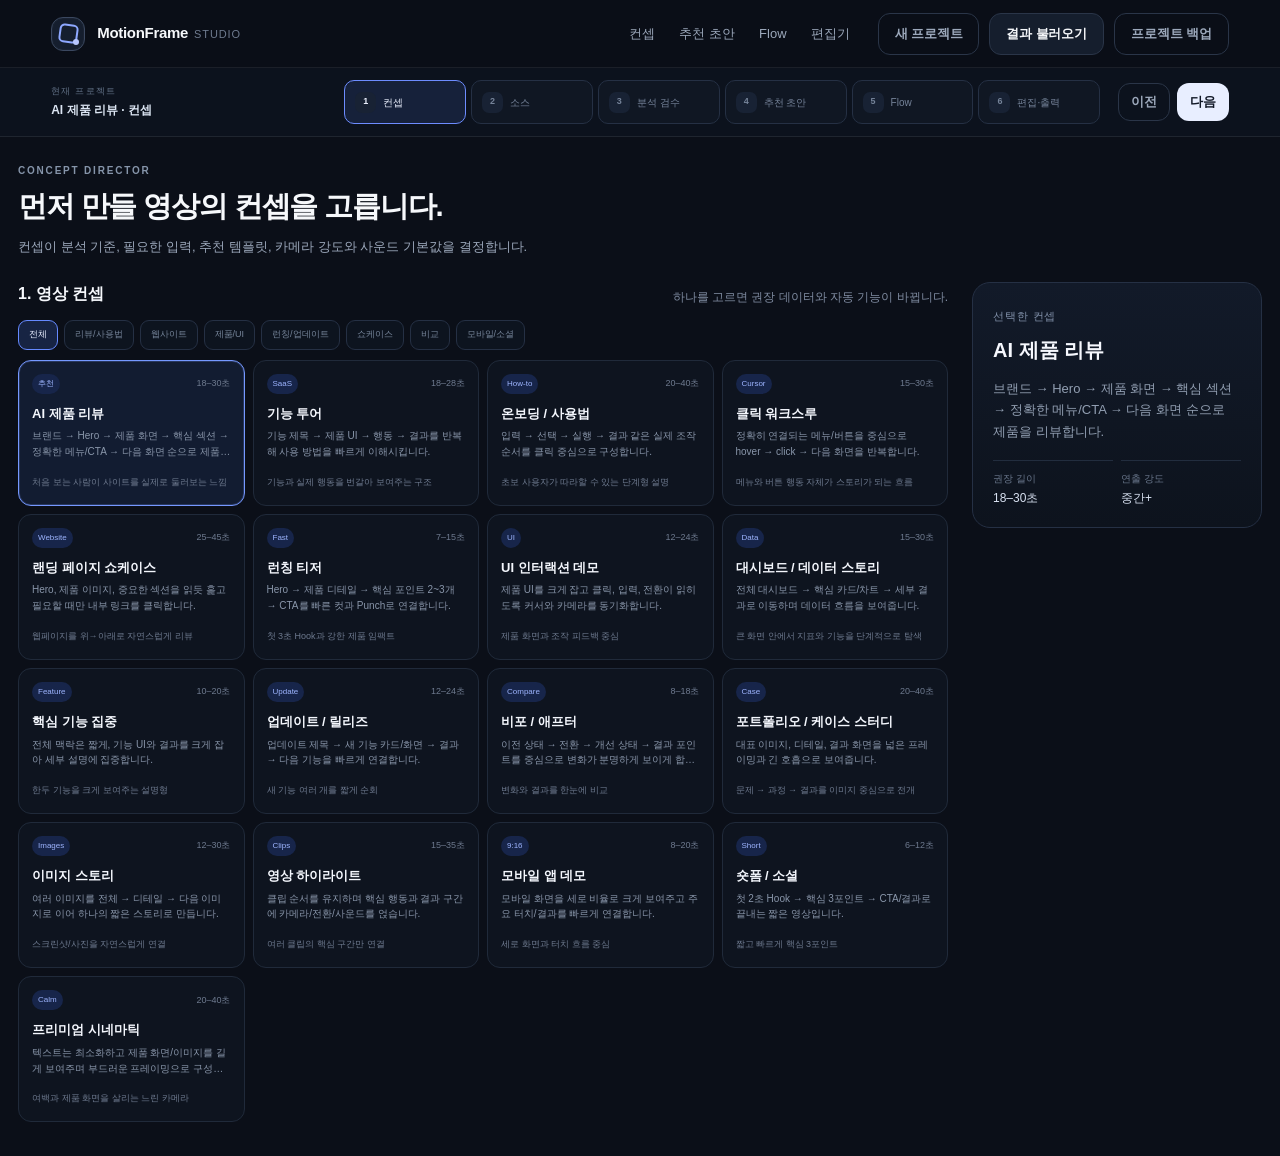
<file: index.html>
<!DOCTYPE html>

<html lang="ko">
<head>
<meta charset="utf-8"/>
<meta content="width=device-width, initial-scale=1" name="viewport"/>
<meta content="#0b0f18" name="theme-color"/>
<meta content="dark" name="color-scheme"/>
<title>MotionFrame Studio v12 — 단계형 Concept Director · 분석 검수 · WebM/SVG</title>
<meta content="컨셉 → 소스 → 분석 검수 → 추천 초안 → Flow → 편집의 단계형 워크스페이스. URL·이미지·영상별 분석, 정확한 클릭 검수, WebM/SVG/프로젝트 저장과 재불러오기를 지원합니다." name="description"/>
<link href="__SITE_URL__/" rel="canonical"/>
<link href="./favicon.svg" rel="icon" type="image/svg+xml"/>
<link href="./favicon-32x32.png" rel="icon" sizes="32x32" type="image/png"/>
<link href="./favicon-16x16.png" rel="icon" sizes="16x16" type="image/png"/>
<link href="./apple-touch-icon.png" rel="apple-touch-icon"/>
<link href="./manifest.webmanifest" rel="manifest"/>
<meta content="MotionFrame Studio v12 — 단계형 Concept Director" property="og:title"/>
<meta content="17개 컨셉, URL·이미지·영상별 분석, 분석 검수, 추천 초안, Flow 편집, WebM/SVG 저장과 결과 재불러오기." property="og:description"/>
<meta content="website" property="og:type"/>
<meta content="__SITE_URL__/" property="og:url"/>
<meta content="__SITE_URL__/og-image.png" property="og:image"/>
<meta content="MotionFrame Studio" property="og:site_name"/>
<meta content="summary_large_image" name="twitter:card"/>
<meta content="MotionFrame Studio" name="twitter:title"/>
<meta content="컨셉별 단계형 워크스페이스에서 분석 위치와 클릭 대상을 검수하고 WebM·SVG·Project로 저장하거나 다시 편집하세요." name="twitter:description"/>
<meta content="__SITE_URL__/og-image.png" name="twitter:image"/>
<link href="./assets/styles.css?v=12.0.0" rel="stylesheet"/>
<script type="application/ld+json">{"@context":"https://schema.org","@type":"SoftwareApplication","name":"MotionFrame Studio","applicationCategory":"MultimediaApplication","operatingSystem":"Web","url":"__SITE_URL__/","description":"17개 영상 컨셉을 먼저 정하고 URL·이미지·영상 소스별 분석 결과를 검수한 뒤 추천 초안을 편집해 WebM·SVG로 저장하는 단계형 Concept Director."}</script>
</head>
<body>
<a class="skip-link" href="#studio">편집기로 바로 이동</a>
<header class="topbar">
<a aria-label="MotionFrame Studio 홈" class="brand" href="#top">
<span aria-hidden="true" class="brand-symbol"><span></span></span>
<span class="brand-copy"><strong>MotionFrame</strong><small>Studio</small></span>
</a>
<nav aria-label="주요 메뉴" class="desktop-nav">
<a href="#concept">컨셉</a>
<a href="#drafts">추천 초안</a>
<a href="#director">Flow</a>
<a href="#studio">편집기</a>
</nav>
<div class="top-actions"><button class="ghost-button" id="newProjectButton" type="button">새 프로젝트</button><button class="secondary-button" id="resultImportButton" type="button">결과 불러오기</button><input accept="video/webm,image/svg+xml,.svg,application/json,.json" hidden="" id="resultImportInput" type="file"/>
<button class="ghost-button" id="projectExportButton" type="button">프로젝트 백업</button>
<button aria-controls="mobileNav" aria-expanded="false" aria-label="메뉴 열기" class="menu-button" id="menuButton" type="button">
<svg aria-hidden="true" viewbox="0 0 24 24"><path d="M4 7h16M4 12h16M4 17h16"></path></svg>
</button>
</div>
</header>
<nav aria-label="모바일 메뉴" class="mobile-nav" hidden="" id="mobileNav">
<a href="#concept">컨셉</a><a href="#drafts">추천 초안</a><a href="#director">Flow</a><a href="#studio">편집기</a>
<button id="mobileProjectExportButton" type="button">프로젝트 백업</button>
<button id="mobileNewProjectButton" type="button">새 프로젝트</button><button id="mobileResultImportButton" type="button">WebM/SVG 불러오기</button></nav><div class="workflow-shell-head" id="workflowShellHead">
<div class="workflow-title"><span>현재 프로젝트</span><strong id="workflowProjectTitle">새 MotionFrame 프로젝트</strong></div>
<nav aria-label="제작 단계" class="workflow-steps">
<button data-workflow-stage="concept" type="button"><b>1</b><span>컨셉</span></button>
<button data-workflow-stage="source" type="button"><b>2</b><span>소스</span></button>
<button data-workflow-stage="review" type="button"><b>3</b><span>분석 검수</span></button>
<button data-workflow-stage="drafts" type="button"><b>4</b><span>추천 초안</span></button>
<button data-workflow-stage="flow" type="button"><b>5</b><span>Flow</span></button>
<button data-workflow-stage="studio" type="button"><b>6</b><span>편집·출력</span></button>
</nav>
<div class="workflow-step-actions"><button class="ghost-button" id="stageBackButton" type="button">이전</button><button class="primary-button" id="stageNextButton" type="button">다음</button></div>
</div>
<main id="top">
<section class="hero" hidden="">
<div class="hero-copy">
<p class="hero-kicker">CONCEPT → SOURCE → DRAFT → FLOW → WEBM</p>
<h1>무엇을 만들지 먼저 고르고,<br/>필요한 소스만 넣고,<br/>완성형 초안부터 편집하세요.</h1>
<p>제품 리뷰, 기능 투어, 런칭 티저, 숏폼, 프리미엄 쇼케이스처럼 영상의 목적을 먼저 정합니다. 그 다음 URL·이미지·영상 중 소스를 고르면 컨셉에 필요한 데이터만 받고, 분석 결과에 맞춘 추천 초안 3개를 먼저 만들어 줍니다. 사용자는 처음부터 장면을 만들지 않고 좋은 초안을 골라 Flow만 다듬으면 됩니다.</p>
<div class="hero-actions">
<a class="primary-button" href="#concept">컨셉부터 고르기</a>
<a class="secondary-button" href="#drafts">추천 초안 보기</a>
</div>
<div class="hero-meta"><span>컨셉 우선</span><span>소스별 분석</span><span>추천 초안 3개</span></div>
</div>
<div aria-hidden="true" class="hero-demo">
<div class="hero-browser">
<div class="browser-bar"><i></i><i></i><i></i><span>your-product.com</span></div>
<div class="demo-page"><div class="demo-nav"></div><div class="demo-hero"></div><div class="demo-grid"><b></b><b></b><b></b></div><div class="demo-table"></div></div>
<span class="demo-focus"></span><span class="demo-cursor"></span>
</div>
<div class="demo-strip"><span>01 Overview</span><span>02 Focus</span><span>03 Click</span><span>04 Outro</span></div>
</div>
</section>
<section aria-labelledby="concept-title" class="concept-section workflow-panel" data-stage-panel="setup" id="concept">
<div class="section-head concept-head">
<div><p class="eyebrow">CONCEPT DIRECTOR</p><h2 id="concept-title">컨셉을 고르고 필요한 소스만 준비합니다.</h2><p class="section-subcopy">컨셉이 정해져야 무엇을 분석할지, 어떤 데이터를 받아야 할지, 어떤 모션과 사운드를 기본값으로 쓸지 결정할 수 있습니다.</p></div>
</div>
<div class="concept-layout" data-stage-part="concept">
<div class="concept-main">
<div class="concept-block-head"><strong>1. 영상 컨셉</strong><span>하나를 고르면 권장 데이터와 자동 기능이 바뀝니다.</span></div>
<div aria-label="컨셉 분류" class="concept-filters" id="conceptFilters" role="group"></div><div class="concept-grid" id="conceptGrid"></div>
</div>
<aside class="concept-summary" id="conceptSummary">
<span class="concept-summary-label">선택한 컨셉</span><strong id="conceptSummaryTitle">AI 제품 리뷰</strong><p id="conceptSummaryDescription"></p><dl><div><dt>권장 길이</dt><dd id="conceptSummaryDuration"></dd></div><div><dt>연출 강도</dt><dd id="conceptSummaryIntensity"></dd></div></dl>
</aside>
</div>
<div class="source-workspace" data-stage-part="source">
<div class="concept-block-head"><strong>2. 소스 유형과 필요한 데이터</strong><span>URL, 이미지, 영상은 같은 방식으로 분석하지 않습니다.</span></div>
<div aria-label="소스 유형" class="source-type-tabs" id="sourceTypeTabs" role="tablist"></div>
<div class="source-panel" id="conceptSourcePanel">
<div class="source-input-area source-url-panel" data-source-panel="url">
<label for="conceptUrlInput"><span>페이지 URL</span><small>한 줄에 하나. 입력 순서를 챕터 우선순위로 사용합니다.</small></label>
<textarea id="conceptUrlInput" placeholder="https://example.com/
https://example.com/features
https://example.com/pricing" rows="5"></textarea>
<p>URL은 DOM의 로고·H1/H2·제품 화면·메뉴·CTA와 실제 href를 분석해 리뷰 Flow를 만듭니다.</p>
</div>
<div class="source-input-area" data-source-panel="image" hidden="">
<div class="drop-source"><strong>이미지 / 스크린샷 추가</strong><p>파일 순서를 기본 스토리 순서로 사용하고, 컨셉에 따라 전체·디테일·비교 장면을 자동 만듭니다.</p><button class="primary-button" id="conceptImageButton" type="button">이미지 선택</button><input accept="image/png,image/jpeg,image/webp,image/gif" hidden="" id="conceptImageInput" multiple="" type="file"/></div>
<div class="source-file-list" id="conceptImageList"><span>아직 선택된 이미지가 없습니다.</span></div>
</div>
<div class="source-input-area" data-source-panel="video" hidden="">
<div class="drop-source"><strong>영상 / 화면 녹화 추가</strong><p>클립 길이는 유지하고 컨셉에 맞는 카메라, 전환, 사운드를 적용합니다.</p><button class="primary-button" id="conceptVideoButton" type="button">영상 선택</button><button class="secondary-button" id="conceptRecordButton" type="button">화면 녹화</button><input accept="video/webm,video/mp4" hidden="" id="conceptVideoInput" multiple="" type="file"/></div>
<div class="source-file-list" id="conceptVideoList"><span>아직 선택된 영상이 없습니다.</span></div>
</div>
<aside class="source-requirements"><strong>이 컨셉이 요구하는 데이터</strong><ul id="sourceRequirements"></ul></aside>
</div>
<div class="source-advanced-line"><button class="ghost-button" id="advancedSourceToggle" type="button">URL 고급 설정</button><span>대부분은 컨셉 기본값으로 충분합니다.</span></div></div>
<div class="auto-feature-workspace" data-stage-part="source">
<div class="concept-block-head"><strong>3. 자동으로 넣을 기능</strong><span>처음부터 만드는 대신 기본값을 켜두고 필요 없는 것만 빼세요.</span></div>
<div class="auto-feature-grid" id="autoFeatureGrid"></div>
</div>
<div class="concept-actions" data-stage-part="source">
<div><strong id="conceptReadyTitle">컨셉과 소스를 정해 주세요.</strong><span id="conceptReadyText">준비가 되면 분석 후 추천 초안 3개를 만듭니다.</span></div>
<button class="primary-button concept-generate-button" id="generateDraftsButton" type="button">분석하고 위치 검수하기</button>
</div>
</section>
<section aria-hidden="true" aria-labelledby="capture-title" class="capture-section advanced-source-section" hidden="" id="capture">
<div class="section-head">
<div><p class="eyebrow">ADVANCED SOURCE</p><h2 id="capture-title">URL 분석 세부 설정</h2></div>
<p>Concept Director가 기본값을 채웁니다. 필요한 경우에만 캡처 방식, 뷰포트, 분석 범위를 여기서 세부 조정하세요.</p>
</div>
<div class="capture-card">
<div class="url-builder">
<label for="urlInput">사이트 URL</label>
<div class="url-row">
<textarea aria-describedby="captureHelper" autocomplete="url" id="urlInput" inputmode="url" placeholder="https://example.com
https://example.com/features
https://example.com/pricing" rows="3"></textarea>
<button class="primary-button" id="urlStoryButton" type="button">Auto Director로 쇼릴 만들기</button>
</div>
<div class="capture-options capture-options-v6">
<label><span>캡처 방식</span><select id="captureModeSelect"><option selected="" value="story">AI 쇼릴 · URL별 뷰포인트</option><option value="full">전체 페이지 한 장</option><option value="viewport">현재 뷰포트</option></select></label>
<label><span>뷰포트</span><select id="viewportSelect"><option value="1440x1000">Desktop · 1440</option><option value="1024x768">Laptop · 1024</option><option value="768x1024">Tablet · 768</option><option value="390x844">Mobile · 390</option></select></label>
<label><span>모션 스타일</span><select id="captureTemplateSelect"></select></label>
</div>
<fieldset class="analysis-scope-card">
<legend>분석 범위 · 먼저 여기까지만 정합니다</legend>
<div class="analysis-scope-grid">
<label><span>페이지 범위</span><select id="analysisPageLimitSelect"><option value="1">현재 URL 1개</option><option value="3">자동 탐색 최대 3개</option><option selected="" value="5">입력 URL 우선 · 최대 5개</option></select></label>
<label><span>페이지당 요소</span><select id="analysisElementLimitSelect"><option selected="" value="6">AI 추천 6개</option><option value="10">확장 10개</option><option value="12">상세 12개</option></select></label>
<label><span>위치 묶음 단위</span><select id="analysisBandSelect"><option selected="" value="screen">한 화면 단위</option><option value="section">섹션 단위</option><option value="element">요소 단위</option></select></label>
</div>
<div aria-label="분석할 요소 종류" class="analysis-role-checks" role="group">
<label><input checked="" data-analysis-role="headings" type="checkbox"/><span>제목·섹션</span></label>
<label><input checked="" data-analysis-role="media" type="checkbox"/><span>제품 화면·미디어</span></label>
<label><input checked="" data-analysis-role="navigation" type="checkbox"/><span>메뉴·링크</span></label>
<label><input checked="" data-analysis-role="actions" type="checkbox"/><span>버튼·CTA</span></label>
<label><input data-analysis-role="brand" type="checkbox"/><span>브랜드·로고</span></label>
</div>
<p>여러 URL을 입력하면 그 순서 자체를 스토리 순서로 사용합니다. 같은 문서의 hash URL은 동일 페이지를 반복 분석하지 않고, 해당 위치에서 보여줄 챕터로 취급합니다.</p>
</fieldset>
<label class="auto-follow-line"><input checked="" id="autoFollowInput" type="checkbox"/><span><strong>내부 링크를 페이지 범위까지 자동 분석</strong><small>위에서 정한 1/3/5페이지 한도 안에서 기능·제품·가격·데모 링크를 우선 따라갑니다.</small></span></label>
<div class="capture-actions">
<button class="ghost-button" id="useExampleUrlButton" type="button">예제 URL 넣기</button>
<button class="secondary-button" id="urlSingleButton" type="button">장면 1개로 추가</button>
<button class="secondary-button" id="screenCaptureButton" type="button">현재 화면 한 장</button>
<button class="secondary-button" id="screenRecordButton" type="button">화면 녹화 클립</button>
<button class="secondary-button" id="imageUploadButton" type="button">이미지·영상 추가</button>
<input accept="image/png,image/jpeg,image/webp,image/gif,video/webm,video/mp4" hidden="" id="imageInput" multiple="" type="file"/>
</div>
<p class="helper" id="captureHelper">URL은 한 줄에 하나씩 입력하며 입력 순서가 영상의 챕터 순서가 됩니다. Ctrl/⌘ + Enter로 바로 쇼릴을 만들 수 있습니다. Microlink 브라우저에서 제목·헤딩·메뉴·버튼·링크의 실제 화면 좌표와 href를 함께 읽습니다. 다음 페이지와 연결되는 링크가 있으면 커서 이동 → 클릭 → 다음 페이지 진입까지 기본 연출안에 자동 연결합니다.</p>
<div class="dom-analysis" hidden="" id="domAnalysis"><strong>페이지 구조 분석</strong><div id="domAnalysisChips"></div></div>
</div>
<div aria-live="polite" class="capture-status" id="captureStatus" role="status">
<span class="status-dot"></span><div><strong>준비됨</strong><p>URL을 입력하거나 기존 화면을 가져와 시작하세요.</p></div>
</div>
</div>
</section><section aria-labelledby="review-title" class="review-section workflow-panel" data-stage-panel="review" hidden="" id="review">
<div class="section-head review-head"><div><p class="eyebrow">ANALYSIS REVIEW</p><h2 id="review-title">AI가 잡은 위치와 클릭 대상을 먼저 검수합니다.</h2><p class="section-subcopy">초안 전에 실제 캡처 화면 위에서 제목·제품 화면·메뉴·CTA 위치를 확인합니다. 다음 URL과 정확히 연결되지 않는 요소는 자동 클릭하지 않습니다.</p></div><div class="review-summary" id="reviewSummary">분석 전</div></div>
<div class="review-layout">
<aside class="review-pages"><div class="review-panel-title"><strong>페이지 / 챕터</strong><span>입력 순서</span></div><div class="review-page-tabs" id="reviewPageTabs"></div></aside>
<div class="review-preview-panel">
<div class="review-preview-head"><div><strong id="reviewPageTitle">분석 결과 없음</strong><span id="reviewPageUrl"></span></div><span id="reviewTargetLockCount">0 target locks</span></div>
<div class="review-viewport" id="reviewViewport"><div class="review-preview-image" id="reviewPreviewImage"></div><div class="review-overlay" id="reviewOverlay"></div><div class="review-empty" id="reviewEmpty">소스를 분석하면 실제 위치가 여기에 표시됩니다.</div></div>
<div class="review-legend"><span><i class="focus"></i>보여주기</span><span><i class="locked"></i>클릭 확정</span><span><i class="ignored"></i>제외</span></div>
</div>
<aside class="review-targets"><div class="review-panel-title"><strong>감지된 핵심 요소</strong><span>체크/행동 수정</span></div><div class="review-target-list" id="reviewTargetList"></div></aside>
</div>
<div class="review-actions"><div><strong id="reviewReadyTitle">분석을 먼저 실행해 주세요.</strong><span id="reviewReadyText">위치 검수가 끝나면 추천 초안으로 넘어갑니다.</span></div><button class="primary-button" id="reviewContinueButton" type="button">검수 완료 · 추천 초안 만들기</button></div>
</section>
<section aria-labelledby="drafts-title" class="drafts-section workflow-panel" data-stage-panel="drafts" hidden="" id="drafts">
<div class="section-head drafts-head"><div><p class="eyebrow">GENERATED DRAFTS</p><h2 id="drafts-title">분석 결과에 맞는 완성형 초안부터 고릅니다.</h2><p class="section-subcopy">같은 콘텐츠라도 모션의 강도, 카메라 호흡, 클릭 비중이 다른 3개 초안을 만듭니다. 하나를 선택하면 아래 Flow와 편집기에 바로 적용됩니다.</p></div><span id="draftsSummary">아직 생성된 초안 없음</span></div>
<div class="draft-grid" id="draftGrid"><div class="draft-empty"><strong>먼저 컨셉과 소스를 정해 주세요.</strong><p>분석이 끝나면 추천 초안 3개가 여기에 나타납니다.</p></div></div>
</section>
<section aria-labelledby="director-title" class="director-section workflow-panel" data-stage-panel="flow" hidden="" id="director">
<div class="section-head director-head">
<div><p class="eyebrow">FLOW EDITOR · GENERATED PLAN</p><h2 id="director-title">선택한 초안의 내용 순서와 행동만 편집합니다.</h2><p class="section-subcopy">컨셉과 소스 분석으로 이미 만들어진 Flow입니다. 불필요한 항목을 끄거나 순서를 바꾸고, 정확히 연결되는 메뉴/CTA 행동만 수정하세요. 좌표 편집은 마지막 단계에서만 사용합니다.</p></div>
<div class="director-head-actions"><span id="directorSummary">0 pages · 0 beats</span><button class="secondary-button" id="rebuildDirectorButton" type="button">분석 범위 다시 적용</button><button class="primary-button" id="applyDirectorButton" type="button">플로우를 영상으로 적용</button><button class="ghost-button" id="toggleTemplateLibrary" type="button">전체 모션 스타일</button></div>
</div>
<div class="analysis-workspace">
<div class="analysis-workspace-head">
<div><strong>AI 추천 스토리보드</strong><span>입력한 URL 순서를 유지하고, 각 뷰포인트에서 영상에 필요한 핵심 요소만 보여줍니다. 필요하면 체크를 바꿔 다시 구성할 수 있습니다.</span></div>
<button class="secondary-button" id="rebuildFromSelectionButton" type="button">선택으로 스토리 다시 만들기</button>
</div>
<div class="analysis-page-list" id="analysisPageList"></div>
</div>
<div class="director-plan-panel director-plan-full">
<div class="director-panel-title"><div><strong>2. 연출 Flow</strong><span>체크한 요소와 실제 링크 목적지를 연결한 최종 영상 순서입니다.</span></div><span class="director-impact-badge">POSITION → FLOW</span></div>
<div class="director-flow" id="directorFlow"></div>
</div>
<div hidden="" id="directorLibrary"></div>
<p class="director-note" id="directorNote">AI Expert 기본 문법: 입력 URL = 챕터 → 챕터당 핵심 2~4개 → H1 Punch → 제품/UI Spotlight → 다음 URL을 가리키는 버튼 Cursor Click → Page Impact → 다음 챕터 Slam → 마지막 Resolve. 같은 문서의 hash URL도 각각 독립적인 뷰포인트 장면으로 캡처합니다.</p>
</section>
<section aria-labelledby="templates-title" class="templates-section workflow-panel" data-flow-library="true" hidden="" id="templates">
<div class="section-head">
<div><p class="eyebrow">MOTION PRESETS · 24 BUILT-IN</p><h2 id="templates-title">모션 템플릿은 자동 연출안의 움직임 스타일만 바꿉니다.</h2><p class="section-subcopy">Auto Director가 무엇을 보여줄지 정한 뒤, 여기서는 빠르게/차분하게/스크롤 중심처럼 카메라 톤만 선택합니다. 콘텐츠 순서와 페이지 연결 기준은 유지됩니다.</p></div>
<div class="template-head-actions">
<button class="secondary-button" id="saveTemplateButton" type="button">현재 연출 저장</button>
<button class="secondary-button" id="importTemplateButton" type="button">템플릿 가져오기</button>
<input accept="application/json,.json" hidden="" id="templateFileInput" type="file"/>
</div>
</div>
<div class="template-toolbar">
<label class="template-search"><span class="sr-only">템플릿 검색</span><input autocomplete="off" id="templateSearchInput" placeholder="예: scroll, cursor, dashboard, mobile" type="search"/></label>
<strong id="templateResultCount">24개 연출</strong>
</div>
<div aria-label="템플릿 필터" class="template-filters" id="templateFilters" role="group"></div>
<div aria-live="polite" class="template-grid" id="templateGrid"></div>
</section>
<section aria-labelledby="studio-title" class="studio-section workflow-panel" data-stage-panel="studio" hidden="" id="studio">
<div class="section-head studio-title-row">
<div><p class="eyebrow">EDITOR</p><h2 id="studio-title">장면, 움직임, 사운드를 한 화면에서 조절합니다.</h2></div>
<div class="project-meta"><span id="sceneSummary">0 scenes</span><span id="durationSummary">0.0 sec</span><span id="saveState">로컬 저장</span></div>
</div>
<div class="studio-toolbar">
<div class="toolbar-group">
<label>화면 비율<select id="aspectSelect"><option value="16:9">16:9</option><option value="9:16">9:16</option><option value="1:1">1:1</option></select></label>
<label>프레임<select id="frameStyleSelect"><option value="browser">Browser</option><option value="floating">Floating</option><option value="none">None</option></select></label>
<label>해상도<select id="resolutionSelect"><option value="1280x720">720p</option><option value="1920x1080">1080p</option></select></label>
</div>
<div class="toolbar-actions"><button class="secondary-button" id="studioResultImportButton" type="button">WebM/SVG 불러오기</button>
<button class="secondary-button" id="projectImportButton" type="button">프로젝트 불러오기</button>
<input accept="application/json,.json" hidden="" id="projectFileInput" type="file"/>
<button class="danger-button" id="resetButton" type="button">초기화</button>
</div>
</div>
<div class="editor-layout">
<aside class="left-rail panel">
<div class="panel-title"><div><p class="eyebrow">SCENES</p><h3>장면</h3></div><span id="sceneCountBadge">0</span></div>
<div class="scene-list" id="sceneList"></div>
<div class="scene-empty" hidden="" id="sceneEmpty"><strong>장면이 없습니다.</strong><p>URL 캡처, 화면 캡처 또는 이미지 추가로 시작하세요.</p></div>
<div class="rail-actions"><button class="secondary-button full" id="duplicateSceneButton" type="button">장면 복제</button><button class="danger-button full" id="deleteSceneButton" type="button">장면 삭제</button></div>
</aside>
<section class="center-stage">
<div class="preview-head"><div><p class="eyebrow">PREVIEW</p><h3>실시간 미리보기</h3></div><span id="previewBadge">720p · 30fps</span></div>
<div class="canvas-shell" id="canvasShell">
<canvas height="720" id="previewCanvas" width="1280"></canvas>
<svg aria-label="모션 경로 편집 오버레이" class="motion-path-overlay" id="motionPathOverlay" preserveaspectratio="none" viewbox="0 0 100 100"></svg>
<div class="canvas-message" hidden="" id="canvasMessage">장면을 추가해 주세요.</div>
</div>
<div aria-label="모션 경로 도구" class="path-toolbar">
<div><strong>화면에서 이동 경로 그리기</strong><span id="pathHint">직선은 두 점, 곡선은 여러 점, 자유선은 드래그로 그립니다.</span></div>
<div class="path-actions">
<button class="path-mode active" data-path-mode="straight" type="button">직선</button>
<button class="path-mode" data-path-mode="curve" type="button">곡선</button>
<button class="path-mode" data-path-mode="free" type="button">자유선</button>
<button class="secondary-button" id="pathEditButton" type="button">경로 그리기</button>
<button class="ghost-button" id="pathClearButton" type="button">초기화</button>
</div>
</div>
<div class="transport">
<button aria-label="재생" class="play-button" id="playButton" type="button"><svg aria-hidden="true" class="icon-play" viewbox="0 0 24 24"><path d="M8 5.5 18 12 8 18.5z"></path></svg><svg aria-hidden="true" class="icon-pause" hidden="" viewbox="0 0 24 24"><path d="M7 5h3.5v14H7zm6.5 0H17v14h-3.5z"></path></svg></button>
<span id="timeCurrent">00:00.0</span><input aria-label="재생 위치" id="seekInput" max="1" min="0" step="0.001" type="range" value="0"/><span id="timeTotal">00:00.0</span>
</div>
<div class="timeline" id="timeline"></div>
<div class="export-panel">
<div class="export-copy"><strong id="exportStatus">렌더링 준비됨</strong><span>WebM 영상 · SVG 모션 보드 · 프로젝트 JSON. SVG에는 편집 메타데이터가 포함되어 다시 열 수 있습니다.</span><div class="progress"><i id="exportProgress"></i></div></div>
<div class="export-actions"><button class="primary-button export-button" id="exportButton" type="button">WebM 저장</button><button class="secondary-button export-button" id="exportSvgButton" type="button">SVG 저장</button><button class="ghost-button export-button" id="exportProjectStudioButton" type="button">프로젝트 저장</button></div></div>
</section>
<aside class="right-rail">
<section class="panel inspector-panel">
<div class="panel-title"><div><p class="eyebrow">MOTION</p><h3>장면 연출</h3></div></div>
<div id="inspectorContent">
<label class="field"><span>장면 이름</span><input id="sceneNameInput" maxlength="80" type="text"/></label>
<div class="field-grid">
<label class="field"><span>길이</span><input id="durationInput" max="15" min="0.8" step="0.1" type="number"/></label>
<label class="field"><span>전환</span><select id="transitionSelect"><option value="page-flow">Page flow</option><option value="crossfade">Crossfade</option><option value="zoom-out">Zoom out</option><option value="slide">Slide</option><option value="cut">Cut</option></select></label>
</div>
<label class="field"><span>모션 프리셋</span><select id="motionPresetSelect"></select></label>
<div class="range-block"><label><span>시작 줌 <output id="startZoomOutput"></output></span><input id="startZoomInput" max="220" min="100" step="1" type="range"/></label><label><span>끝 줌 <output id="endZoomOutput"></output></span><input id="endZoomInput" max="220" min="100" step="1" type="range"/></label></div>
<div class="path-summary" id="pathSummary"><span>경로</span><strong>기본 시작 → 끝</strong><small>미리보기 위에서 직접 경로를 그리면 숫자 좌표를 입력할 필요가 없습니다.</small></div>
<details class="advanced-motion">
<summary>세부 좌표 직접 조정</summary>
<div class="range-block two-col"><label><span>시작 X <output id="startXOutput"></output></span><input id="startXInput" max="100" min="0" step="1" type="range"/></label><label><span>시작 Y <output id="startYOutput"></output></span><input id="startYInput" max="100" min="0" step="1" type="range"/></label><label><span>끝 X <output id="endXOutput"></output></span><input id="endXInput" max="100" min="0" step="1" type="range"/></label><label><span>끝 Y <output id="endYOutput"></output></span><input id="endYInput" max="100" min="0" step="1" type="range"/></label></div>
</details>
<div class="toggle-line"><div><strong>커서 연출</strong><span>대상으로 이동 후 클릭</span></div><label class="switch"><input id="cursorEnabledInput" type="checkbox"/><i></i></label></div>
<div class="range-block two-col" id="cursorControls"><label><span>커서 X <output id="cursorXOutput"></output></span><input id="cursorXInput" max="100" min="0" step="1" type="range"/></label><label><span>커서 Y <output id="cursorYOutput"></output></span><input id="cursorYInput" max="100" min="0" step="1" type="range"/></label></div>
</div>
<div class="inspector-empty" hidden="" id="inspectorEmpty"><strong>선택된 장면 없음</strong><p>장면을 선택하면 세부 연출을 수정할 수 있습니다.</p></div>
</section>
<section class="panel sound-panel">
<div class="panel-title"><div><p class="eyebrow">SOUND</p><h3>사운드 트랙</h3></div><button class="icon-text-button" id="soundPreviewButton" type="button">미리듣기</button></div>
<label class="field"><span>트랙</span><select id="soundPresetSelect"></select></label>
<div aria-label="기본 사운드 빠른 선택" class="sound-preset-grid" id="soundPresetGrid"></div>
<div aria-hidden="true" class="sound-wave" id="soundWave"></div>
<label class="range-single"><span>볼륨 <output id="volumeOutput"></output></span><input id="volumeInput" max="100" min="0" step="1" type="range"/></label>
<label class="check-line"><input id="fadeAudioInput" type="checkbox"/><span>시작/끝 0.8초 페이드</span></label>
<button class="secondary-button full" id="audioUploadButton" type="button">내 오디오 파일 사용</button>
<input accept="audio/mpeg,audio/wav,audio/ogg,audio/webm,audio/mp4" hidden="" id="audioInput" type="file"/>
<p class="helper" id="audioHelper">기본 사운드는 브라우저에서 합성되어 별도 음원 라이선스가 필요 없습니다.</p>
</section>
</aside>
</div>
</section>
<section class="notes-section" hidden="">
<div><p class="eyebrow">HOW IT WORKS</p><h2>정적 사이트이지만, 제작 흐름은 실제로 동작합니다.</h2></div>
<div class="notes-grid">
<article><span>01</span><h3>DOM + 링크 분석</h3><p>공개 URL을 서버 측 브라우저로 렌더링하고 제목·섹션·메뉴·CTA의 실제 좌표와 href를 읽어 페이지별 Blueprint를 만듭니다.</p></article>
<article><span>02</span><h3>Auto Director</h3><p>사용자가 정한 분석 범위 안에서 실제 위치 순서와 링크 목적지를 기준으로 Flow를 만들고, 체크만 바꾸면 장면 순서를 다시 계산합니다.</p></article>
<article><span>03</span><h3>모션 + 오디오 렌더링</h3><p>자동 연출안을 모션 템플릿과 직접 그린 경로로 다듬고, 내장 사운드 또는 업로드 음원을 영상과 함께 WebM으로 기록합니다.</p></article>
</div>
</section>
</main>
<footer class="footer" hidden=""><div><strong>MotionFrame Studio</strong><span>v12.0 · Concept First · Source Aware · Draft First</span></div><nav><a href="#concept">컨셉</a><a href="#drafts">추천 초안</a><a href="#director">Flow</a><a href="#top">맨 위로</a></nav></footer>
<div aria-atomic="true" aria-live="polite" class="toast-root" id="toastRoot"></div>
<dialog class="dialog" id="templateSaveDialog">
<form id="templateSaveForm" method="dialog"><div class="dialog-head"><div><p class="eyebrow">SAVE TEMPLATE</p><h2>현재 연출을 템플릿으로 저장</h2></div><button aria-label="닫기" class="dialog-close" value="cancel">×</button></div><p>현재 장면들의 모션·전환·사운드 설정을 저장합니다. 이미지 자체는 저장하지 않아 다른 프로젝트에도 적용할 수 있습니다.</p><label class="field"><span>템플릿 이름</span><input id="templateNameInput" maxlength="60" placeholder="예: 고객 데모 12초" required="" type="text"/></label><label class="field"><span>분류</span><select id="templateCategoryInput"><option value="custom">내 템플릿</option><option value="website">Website</option><option value="product">Product</option><option value="fast">Fast</option><option value="calm">Calm</option></select></label><div class="dialog-actions"><button class="secondary-button" value="cancel">취소</button><button class="primary-button" id="confirmSaveTemplateButton" value="default">저장</button></div></form>
</dialog>
<dialog class="dialog" id="resetDialog"><form method="dialog"><div class="dialog-head"><div><p class="eyebrow">현재 프로젝트의 장면, 분석 결과, 임시 미디어와 오디오를 모두 지우고 완전히 빈 프로젝트로 시작합니다. 저장한 사용자 템플릿만 유지합니다.</p><h2>프로젝트를 초기화할까요?</h2></div><button aria-label="닫기" class="dialog-close" value="cancel">×</button></div><p>로컬에 저장된 현재 장면과 오디오 설정을 지우고 데모 프로젝트로 되돌립니다. 저장한 사용자 템플릿은 유지됩니다.</p><div class="dialog-actions"><button class="secondary-button" value="cancel">취소</button><button class="danger-button" id="confirmResetButton" value="default">초기화</button></div></form></dialog>
<script>
    window.__motionframeReady = false;
    window.setTimeout(function () {
      if (window.__motionframeReady) return;
      var status = document.getElementById('captureStatus');
      if (!status) return;
      status.classList.add('error');
      status.querySelector('strong').textContent = '편집기 초기화 확인 필요';
      status.querySelector('p').textContent = 'JavaScript가 시작되지 않았습니다. 새로고침 후에도 계속되면 배포된 assets/app.js를 확인해 주세요.';
    }, 3500);
  </script>
<script src="./assets/app.js?v=12.0.0" type="module"></script>
</body>
</html>
</file>
<file: assets/styles.css>
:root {
  --bg: #0b0f18;
  --bg-2: #101623;
  --panel: #121a29;
  --panel-2: #172132;
  --panel-3: #1c283b;
  --line: #2a3548;
  --line-strong: #3b4860;
  --text: #f6f8fb;
  --muted: #9ca8bb;
  --muted-2: #6f7b8f;
  --accent: #8ea8ff;
  --accent-2: #b8c7ff;
  --danger: #ff8a8a;
  --success: #83d6ac;
  --warning: #efc775;
  --radius-sm: 10px;
  --radius-md: 16px;
  --radius-lg: 24px;
  --shadow-lg: 0 24px 80px rgba(0,0,0,.32);
  --container: 1480px;
}

* { box-sizing: border-box; }
html { scroll-behavior: smooth; }
body { margin: 0; min-width: 320px; background: var(--bg); color: var(--text); font-family: Inter, Pretendard, -apple-system, BlinkMacSystemFont, "Segoe UI", sans-serif; line-height: 1.5; overflow-x: hidden; }
button, input, select { font: inherit; }
button, a, input, select { -webkit-tap-highlight-color: transparent; }
a { color: inherit; text-decoration: none; }
button { color: inherit; }
button:focus-visible, a:focus-visible, input:focus-visible, select:focus-visible { outline: 3px solid rgba(142,168,255,.4); outline-offset: 2px; }
input, select { color-scheme: dark; }
.skip-link { position: fixed; left: 16px; top: 12px; z-index: 999; padding: 10px 14px; background: white; color: #111; border-radius: 8px; transform: translateY(-160%); transition: transform .2s ease; }
.skip-link:focus { transform: translateY(0); }

.topbar { position: sticky; top: 0; z-index: 50; height: 68px; display: flex; align-items: center; gap: 28px; padding: 0 clamp(18px, 4vw, 56px); border-bottom: 1px solid rgba(255,255,255,.07); background: rgba(11,15,24,.9); backdrop-filter: blur(18px); }
.brand { display: inline-flex; align-items: center; gap: 12px; min-width: max-content; }
.brand-symbol { width: 34px; height: 34px; border: 1px solid var(--line-strong); border-radius: 12px; position: relative; display: grid; place-items: center; background: #151e2e; box-shadow: inset 0 0 0 1px rgba(255,255,255,.02); }
.brand-symbol::before { content: ""; width: 15px; height: 15px; border: 2px solid var(--accent); border-radius: 5px; transform: rotate(8deg); }
.brand-symbol span { position: absolute; width: 6px; height: 6px; border-radius: 50%; background: var(--accent-2); right: 5px; bottom: 5px; }
.brand-copy { display: flex; align-items: baseline; gap: 6px; }
.brand-copy strong { font-size: 15px; letter-spacing: -.02em; }
.brand-copy small { font-size: 11px; color: var(--muted-2); letter-spacing: .08em; text-transform: uppercase; }
.desktop-nav { display: flex; gap: 24px; margin-left: auto; color: var(--muted); font-size: 13px; }
.desktop-nav a:hover { color: var(--text); }
.top-actions { display: flex; align-items: center; gap: 10px; }
.menu-button { display: none; width: 42px; height: 42px; border: 1px solid var(--line); background: var(--panel); border-radius: 12px; cursor: pointer; }
.menu-button svg { width: 20px; fill: none; stroke: currentColor; stroke-width: 1.8; stroke-linecap: round; }
.mobile-nav { position: fixed; top: 68px; left: 0; right: 0; z-index: 49; padding: 16px 20px 20px; background: #101623; border-bottom: 1px solid var(--line); box-shadow: var(--shadow-lg); }
.mobile-nav a, .mobile-nav button { display: block; width: 100%; padding: 14px 0; text-align: left; background: none; border: 0; color: var(--text); }

.primary-button, .secondary-button, .ghost-button, .danger-button { min-height: 42px; border-radius: 12px; padding: 0 16px; display: inline-flex; align-items: center; justify-content: center; border: 1px solid transparent; font-weight: 650; font-size: 13px; letter-spacing: -.01em; cursor: pointer; transition: transform .16s ease, border-color .16s ease, background .16s ease, color .16s ease; white-space: nowrap; }
.primary-button { background: #e8eeff; color: #111827; }
.primary-button:hover { background: white; transform: translateY(-1px); }
.secondary-button { background: #151e2d; color: var(--text); border-color: var(--line); }
.secondary-button:hover { border-color: #52627c; background: #1a2537; }
.ghost-button { background: transparent; color: var(--muted); border-color: var(--line); }
.ghost-button:hover { color: var(--text); border-color: var(--line-strong); }
.danger-button { background: rgba(255,138,138,.08); color: #ffc0c0; border-color: rgba(255,138,138,.22); }
.danger-button:hover { background: rgba(255,138,138,.15); }
.full { width: 100%; }

.hero { width: min(var(--container), calc(100% - 40px)); margin: 0 auto; padding: clamp(64px, 8vw, 118px) 0 88px; display: grid; grid-template-columns: minmax(0, .92fr) minmax(500px, 1.08fr); gap: clamp(48px, 7vw, 108px); align-items: center; }
.hero-copy { max-width: 650px; }
.hero-kicker, .eyebrow { margin: 0 0 12px; color: #8695aa; font-size: 10px; font-weight: 800; letter-spacing: .18em; text-transform: uppercase; }
.hero h1 { margin: 0; font-size: clamp(50px, 5.2vw, 82px); line-height: .98; letter-spacing: -.055em; font-weight: 720; }
.hero-copy > p:not(.hero-kicker) { max-width: 600px; margin: 28px 0 0; color: #aab5c7; font-size: clamp(16px, 1.4vw, 19px); line-height: 1.72; }
.hero-actions { display: flex; gap: 10px; flex-wrap: wrap; margin-top: 32px; }
.hero-actions .primary-button, .hero-actions .secondary-button { min-height: 48px; padding: 0 20px; }
.hero-meta { display: flex; gap: 18px; flex-wrap: wrap; margin-top: 22px; color: var(--muted-2); font-size: 12px; }
.hero-meta span::before { content: ""; display: inline-block; width: 5px; height: 5px; margin-right: 8px; border-radius: 50%; background: var(--success); vertical-align: 1px; }
.hero-demo { min-width: 0; }
.hero-browser { aspect-ratio: 16/10; background: #0e1420; border: 1px solid #2c384a; border-radius: 22px; overflow: hidden; box-shadow: 0 30px 100px rgba(0,0,0,.38); position: relative; transform: perspective(1100px) rotateY(-3deg) rotateX(1deg); }
.browser-bar { height: 46px; display: flex; align-items: center; gap: 7px; padding: 0 14px; background: #171f2e; border-bottom: 1px solid #263246; }
.browser-bar i { width: 7px; height: 7px; border-radius: 50%; background: #465267; }
.browser-bar span { margin: 0 auto; width: 44%; border: 1px solid #2e3a4d; border-radius: 8px; padding: 5px 10px; text-align: center; color: #718096; font-size: 9px; }
.demo-page { position: absolute; inset: 46px 0 0; padding: 8% 8%; background: #f7f8fb; }
.demo-nav { height: 7%; width: 100%; border-radius: 8px; background: #e3e7ef; }
.demo-hero { width: 68%; height: 22%; margin-top: 7%; border-radius: 12px; background: #273247; }
.demo-grid { margin-top: 8%; display: grid; grid-template-columns: repeat(3,1fr); gap: 4%; }
.demo-grid b { height: 72px; background: #e5e8ef; border-radius: 10px; }
.demo-table { height: 24%; margin-top: 7%; background: linear-gradient(#e4e8ef 1px, transparent 1px); background-size: 100% 28%; border: 1px solid #e4e8ef; border-radius: 12px; }
.demo-focus { position: absolute; left: 55%; top: 51%; width: 33%; height: 28%; border: 2px solid var(--accent); border-radius: 16px; box-shadow: 0 0 0 999px rgba(12,17,26,.36); animation: focusPulse 4.4s ease-in-out infinite; }
.demo-cursor { position: absolute; left: 73%; top: 66%; width: 19px; height: 25px; background: white; clip-path: polygon(0 0, 0 100%, 27% 72%, 45% 100%, 61% 91%, 43% 63%, 75% 63%); filter: drop-shadow(0 2px 3px rgba(0,0,0,.45)); animation: cursorMove 4.4s ease-in-out infinite; }
.demo-strip { display: grid; grid-template-columns: repeat(4,1fr); gap: 8px; margin-top: 12px; }
.demo-strip span { padding: 10px 8px; border: 1px solid var(--line); border-radius: 10px; color: var(--muted); font-size: 10px; text-align: center; background: #111824; }
@keyframes focusPulse { 0%,100%{ transform: scale(.92); opacity:.55;} 38%,70%{transform: scale(1);opacity:1;} }
@keyframes cursorMove { 0%{left:28%;top:34%} 35%,72%{left:73%;top:66%} 100%{left:60%;top:52%} }

.capture-section, .templates-section, .studio-section, .notes-section { width: min(var(--container), calc(100% - 40px)); margin: 0 auto; padding: 88px 0; border-top: 1px solid rgba(255,255,255,.06); }
.section-head { display: flex; justify-content: space-between; gap: 44px; align-items: flex-end; margin-bottom: 30px; }
.section-head h2 { margin: 0; font-size: clamp(30px, 3vw, 46px); line-height: 1.08; letter-spacing: -.04em; }
.section-head > p { max-width: 610px; margin: 0; color: var(--muted); font-size: 14px; line-height: 1.72; }

.capture-card { border: 1px solid var(--line); border-radius: var(--radius-lg); background: #101724; display: grid; grid-template-columns: minmax(0,1fr) 330px; overflow: hidden; }
.url-builder { padding: clamp(22px, 3vw, 38px); }
.url-builder > label { display: block; margin-bottom: 10px; font-size: 12px; font-weight: 750; }
.url-row { display: grid; grid-template-columns: 1fr auto; gap: 10px; }
.url-row input, .url-row textarea { min-width: 0; height: 82px; padding: 13px 16px; border: 1px solid #344158; border-radius: 12px; background: #0c111b; color: var(--text); font-size: 14px; resize: vertical; line-height: 1.55; }
.capture-options { display: grid; grid-template-columns: repeat(3,1fr); gap: 10px; margin-top: 16px; }
.capture-options label, .toolbar-group label { display: grid; gap: 7px; color: var(--muted); font-size: 11px; }
.capture-options select, .toolbar-group select { width: 100%; height: 40px; border-radius: 10px; border: 1px solid var(--line); background: #131c2a; color: var(--text); padding: 0 10px; }
.capture-actions { display: flex; flex-wrap: wrap; gap: 9px; margin-top: 18px; }
.helper { margin: 13px 0 0; color: var(--muted-2); font-size: 11px; line-height: 1.65; }
.capture-status { display: flex; gap: 12px; align-items: flex-start; padding: 34px 30px; background: #151e2d; border-left: 1px solid var(--line); }
.status-dot { flex: 0 0 auto; width: 9px; height: 9px; margin-top: 6px; border-radius: 50%; background: var(--success); box-shadow: 0 0 0 5px rgba(131,214,172,.08); }
.capture-status strong { font-size: 13px; }
.capture-status p { margin: 6px 0 0; color: var(--muted); font-size: 12px; line-height: 1.6; }
.capture-status.loading .status-dot { background: var(--warning); animation: blink 1s infinite; }
.capture-status.error .status-dot { background: var(--danger); }
@keyframes blink { 50% { opacity:.25 } }

.template-head-actions { display: flex; gap: 8px; flex-wrap: wrap; }
.template-filters { display: flex; gap: 8px; flex-wrap: wrap; margin-bottom: 20px; }
.template-filter { border: 1px solid var(--line); background: transparent; color: var(--muted); padding: 8px 12px; border-radius: 999px; cursor: pointer; font-size: 11px; }
.template-filter.active { background: #dfe7ff; color: #121827; border-color: transparent; }
.template-grid { display: grid; grid-template-columns: repeat(4,minmax(0,1fr)); gap: 14px; }
.template-card { position: relative; display: flex; flex-direction: column; min-height: 230px; padding: 18px; border: 1px solid var(--line); border-radius: 18px; background: #101723; overflow: hidden; transition: border-color .18s ease, transform .18s ease; }
.template-card:hover { transform: translateY(-2px); border-color: #47566e; }
.template-visual { height: 88px; margin: -2px -2px 16px; border-radius: 13px; background: #0b1019; border: 1px solid #202c3e; position: relative; overflow: hidden; }
.template-visual::before { content:""; position:absolute; inset: 12px 14px; border-radius:8px; background: linear-gradient(135deg,#dfe4ec,#f8f9fb); transform-origin: center; }
.template-card[data-motion="zoom"] .template-visual::before { transform: scale(1.18) translate(6%,2%); }
.template-card[data-motion="scroll"] .template-visual::before { height:160px; top:-48px; }
.template-card[data-motion="pan"] .template-visual::before { transform: scale(1.25) translateX(-12%); }
.template-card[data-motion="cut"] .template-visual::before { box-shadow: 105px 0 0 #d9deea; width: 42%; }
.template-card[data-motion="mobile"] .template-visual::before { width: 34%; left: 33%; border-radius: 13px; }
.template-visual i { position: absolute; width: 18px; height: 24px; left: 66%; top: 49%; clip-path: polygon(0 0,0 100%,27% 72%,45% 100%,61% 91%,43% 63%,75% 63%); background: white; filter: drop-shadow(0 1px 2px #0008); }
.template-meta { display: flex; justify-content: space-between; gap: 8px; color: var(--muted-2); font-size: 9px; letter-spacing: .08em; text-transform: uppercase; }
.template-card h3 { margin: 8px 0 5px; font-size: 15px; letter-spacing: -.02em; }
.template-card p { margin: 0; color: var(--muted); font-size: 11px; line-height: 1.55; }
.template-actions { display: flex; gap: 7px; margin-top: auto; padding-top: 16px; }
.template-actions button { flex: 1; min-height: 36px; border: 1px solid var(--line); border-radius: 9px; background: #151e2c; color: var(--text); font-size: 10px; cursor: pointer; }
.template-actions button:first-child { background: #dfe7ff; color: #111827; border-color: transparent; font-weight: 700; }
.template-custom-badge { position: absolute; right: 14px; top: 12px; padding: 5px 7px; background: #27324a; color: #c9d5ff; font-size: 8px; border-radius: 7px; letter-spacing: .08em; text-transform: uppercase; }

.studio-title-row { margin-bottom: 18px; }
.project-meta { display: flex; gap: 10px; flex-wrap: wrap; }
.project-meta span, #previewBadge { padding: 7px 9px; border: 1px solid var(--line); border-radius: 8px; color: var(--muted); font-size: 10px; background: #111824; }
.studio-toolbar { display: flex; justify-content: space-between; gap: 18px; align-items: end; padding: 14px 16px; margin-bottom: 10px; border: 1px solid var(--line); border-radius: 14px; background: #101723; }
.toolbar-group { display: flex; gap: 10px; flex-wrap: wrap; }
.toolbar-group label { min-width: 130px; }
.toolbar-actions { display: flex; gap: 8px; }
.editor-layout { display: grid; grid-template-columns: 280px minmax(0,1fr) 320px; gap: 10px; align-items: start; }
.panel { border: 1px solid var(--line); background: #101723; border-radius: 15px; }
.left-rail, .inspector-panel, .sound-panel { padding: 15px; }
.left-rail { position: sticky; top: 78px; max-height: calc(100vh - 90px); display: flex; flex-direction: column; }
.right-rail { position: sticky; top: 78px; display: grid; gap: 10px; max-height: calc(100vh - 90px); overflow-y: auto; scrollbar-width: thin; }
.panel-title { display: flex; justify-content: space-between; gap: 12px; align-items: center; margin-bottom: 14px; }
.panel-title .eyebrow { margin-bottom: 3px; }
.panel-title h3, .preview-head h3 { margin: 0; font-size: 15px; letter-spacing: -.02em; }
#sceneCountBadge { min-width: 26px; height: 26px; display: grid; place-items: center; border-radius: 8px; background: #1a2435; color: var(--muted); font-size: 10px; }
.scene-list { display: grid; gap: 8px; overflow-y: auto; padding-right: 3px; scrollbar-width: thin; }
.scene-card { width: 100%; display: grid; grid-template-columns: 74px minmax(0,1fr); gap: 10px; padding: 8px; border: 1px solid var(--line); border-radius: 11px; background: #121b29; text-align: left; cursor: pointer; color: var(--text); }
.scene-card.active { border-color: #7486b6; background: #172238; box-shadow: inset 0 0 0 1px rgba(142,168,255,.08); }
.scene-thumb { height: 48px; border-radius: 7px; background: #0d121c center/cover no-repeat; border: 1px solid #263247; }
.scene-copy { min-width: 0; }
.scene-copy strong { display: block; overflow: hidden; white-space: nowrap; text-overflow: ellipsis; font-size: 11px; }
.scene-copy span { display: block; margin-top: 6px; color: var(--muted-2); font-size: 9px; }
.scene-empty { padding: 20px 8px; color: var(--muted); text-align: center; }
.scene-empty strong { color: var(--text); font-size: 12px; }
.scene-empty p { font-size: 10px; }
.rail-actions { display: grid; gap: 7px; margin-top: 12px; }

.center-stage { min-width: 0; }
.preview-head { display: flex; justify-content: space-between; gap: 12px; align-items: center; height: 59px; padding: 0 14px; border: 1px solid var(--line); border-radius: 15px 15px 0 0; background: #101723; }
.preview-head .eyebrow { margin-bottom: 2px; }
.canvas-shell { position: relative; width: 100%; aspect-ratio: 16/9; display: grid; place-items: center; overflow: hidden; background: #070a10; border-left: 1px solid var(--line); border-right: 1px solid var(--line); }
.canvas-shell.portrait { aspect-ratio: 9/16; max-height: 760px; }
.canvas-shell.square { aspect-ratio: 1; }
#previewCanvas { width: 100%; height: 100%; object-fit: contain; display: block; }
.canvas-message { position: absolute; color: var(--muted); font-size: 13px; }
.transport { height: 52px; display: grid; grid-template-columns: 36px 66px 1fr 66px; gap: 10px; align-items: center; padding: 0 13px; border: 1px solid var(--line); background: #101723; }
.play-button { width: 34px; height: 34px; border: 1px solid var(--line); background: #182234; border-radius: 10px; cursor: pointer; display: grid; place-items: center; }
.play-button svg { grid-area: 1/1; width: 16px; fill: currentColor; }
.transport span { color: var(--muted); font-size: 10px; font-variant-numeric: tabular-nums; }
.transport input { width: 100%; }
input[type="range"] { accent-color: #9fb3ff; }
.timeline { min-height: 90px; display: flex; gap: 5px; padding: 10px; overflow-x: auto; border: 1px solid var(--line); border-top: 0; background: #0e141f; scrollbar-width: thin; }
.timeline-item { position: relative; flex: 0 0 120px; min-width: 76px; height: 68px; border: 1px solid #2d394d; background: #151d2a; border-radius: 8px; overflow: hidden; cursor: pointer; }
.timeline-item.active { border-color: var(--accent); box-shadow: inset 0 0 0 1px var(--accent); }
.timeline-item .timeline-image { position: absolute; inset: 0; background: #0a0f17 center/cover no-repeat; opacity: .62; }
.timeline-item strong { position: absolute; left: 8px; bottom: 7px; right: 8px; z-index: 1; overflow: hidden; text-overflow: ellipsis; white-space: nowrap; font-size: 9px; text-shadow: 0 1px 4px #000; }
.timeline-item span { position: absolute; top: 6px; right: 6px; z-index: 1; padding: 2px 4px; border-radius: 5px; background: #0b1018c7; color: #b8c4d6; font-size: 8px; }
.export-panel { display: flex; justify-content: space-between; gap: 20px; align-items: center; padding: 14px; border: 1px solid var(--line); border-top: 0; border-radius: 0 0 15px 15px; background: #101723; }
.export-copy { min-width: 0; flex: 1; display: grid; gap: 3px; }
.export-copy strong { font-size: 11px; }
.export-copy span { color: var(--muted-2); font-size: 9px; }
.progress { height: 3px; margin-top: 6px; background: #222d40; border-radius: 99px; overflow: hidden; }
.progress i { display: block; width: 0%; height: 100%; background: var(--accent); transition: width .1s linear; }
.export-button { min-width: 145px; }

.field { display: grid; gap: 7px; margin-bottom: 12px; }
.field > span, .range-block label > span, .range-single > span { color: var(--muted); font-size: 10px; }
.field input, .field select { width: 100%; min-width: 0; height: 38px; padding: 0 10px; border: 1px solid var(--line); border-radius: 9px; background: #0d141f; color: var(--text); font-size: 11px; }
.field-grid { display: grid; grid-template-columns: 1fr 1fr; gap: 8px; }
.range-block { display: grid; gap: 9px; padding: 11px; margin-bottom: 11px; border: 1px solid #253044; border-radius: 10px; background: #0e151f; }
.range-block.two-col { grid-template-columns: 1fr 1fr; gap: 11px 10px; }
.range-block label, .range-single { display: grid; gap: 5px; }
.range-block label > span, .range-single > span { display: flex; justify-content: space-between; gap: 8px; }
.range-block input, .range-single input { width: 100%; }
output { color: #cbd6ea; font-variant-numeric: tabular-nums; }
.toggle-line { display: flex; justify-content: space-between; gap: 12px; align-items: center; margin: 12px 0; }
.toggle-line strong { display: block; font-size: 11px; }
.toggle-line span { display: block; color: var(--muted-2); font-size: 9px; }
.switch { position: relative; width: 38px; height: 22px; flex: 0 0 auto; }
.switch input { position: absolute; opacity: 0; }
.switch i { display: block; width: 100%; height: 100%; background: #273246; border: 1px solid #3a465b; border-radius: 999px; transition: .2s; }
.switch i::before { content:""; position:absolute; width:14px; height:14px; left:4px; top:4px; border-radius:50%; background:#8793a7; transition:.2s; }
.switch input:checked + i { background: #6477ae; border-color: #7e91c8; }
.switch input:checked + i::before { transform: translateX(16px); background: white; }
.inspector-empty { padding: 18px 8px; color: var(--muted); text-align: center; }
.inspector-empty strong { color: var(--text); font-size: 12px; }
.inspector-empty p { font-size: 10px; }
.icon-text-button { border: 0; background: transparent; color: #b7c6ef; font-size: 9px; cursor: pointer; }
.sound-wave { height: 46px; margin: 3px 0 12px; border: 1px solid #253044; border-radius: 9px; background: repeating-linear-gradient(90deg,transparent 0 5px, #50617e 5px 7px, transparent 7px 11px); mask-image: linear-gradient(to bottom, transparent 10%, #000 45%, #000 55%, transparent 90%); opacity: .6; }
.range-single { margin: 12px 0; }
.check-line { display: flex; gap: 8px; align-items: center; margin-bottom: 12px; color: var(--muted); font-size: 10px; }
.check-line input { accent-color: var(--accent); }

.notes-section { display: grid; grid-template-columns: .8fr 1.2fr; gap: 60px; }
.notes-section h2 { margin: 0; font-size: clamp(30px,3vw,46px); line-height: 1.08; letter-spacing: -.04em; }
.notes-grid { display: grid; gap: 0; }
.notes-grid article { display: grid; grid-template-columns: 42px 160px 1fr; gap: 14px; padding: 20px 0; border-top: 1px solid var(--line); }
.notes-grid span { color: var(--accent); font-size: 10px; }
.notes-grid h3 { margin: 0; font-size: 13px; }
.notes-grid p { margin: 0; color: var(--muted); font-size: 11px; line-height: 1.65; }
.footer { width: min(var(--container), calc(100% - 40px)); margin: 0 auto; min-height: 120px; display: flex; justify-content: space-between; gap: 30px; align-items: center; border-top: 1px solid rgba(255,255,255,.06); color: var(--muted); font-size: 11px; }
.footer > div { display: flex; gap: 12px; align-items: baseline; }
.footer strong { color: var(--text); }
.footer nav { display: flex; gap: 18px; }

.toast-root { position: fixed; right: 18px; bottom: 18px; z-index: 100; display: grid; gap: 8px; max-width: min(360px, calc(100vw - 36px)); }
.toast { padding: 12px 14px; background: #1a2434; border: 1px solid #354258; border-radius: 12px; box-shadow: var(--shadow-lg); font-size: 11px; color: #dfe6f2; animation: toastIn .2s ease; }
.toast.error { border-color: rgba(255,138,138,.45); }
@keyframes toastIn { from { transform: translateY(8px); opacity: 0 } }
.dialog { width: min(520px, calc(100% - 30px)); padding: 0; background: #121a27; color: var(--text); border: 1px solid var(--line-strong); border-radius: 18px; box-shadow: var(--shadow-lg); }
.dialog::backdrop { background: rgba(2,5,10,.75); backdrop-filter: blur(4px); }
.dialog form { padding: 22px; }
.dialog-head { display: flex; justify-content: space-between; align-items: flex-start; gap: 16px; }
.dialog h2 { margin: 0; font-size: 20px; letter-spacing: -.03em; }
.dialog > form > p { color: var(--muted); font-size: 11px; line-height: 1.7; }
.dialog-close { width: 34px; height: 34px; border-radius: 9px; border: 1px solid var(--line); background: transparent; color: var(--muted); cursor: pointer; font-size: 20px; }
.dialog-actions { display: flex; justify-content: flex-end; gap: 8px; margin-top: 18px; }

@media (max-width: 1220px) {
  .template-grid { grid-template-columns: repeat(3,minmax(0,1fr)); }
  .editor-layout { grid-template-columns: 230px minmax(0,1fr); }
  .right-rail { position: static; grid-column: 1 / -1; grid-template-columns: 1fr 1fr; max-height: none; overflow: visible; }
  .left-rail { top: 78px; }
}

@media (max-width: 960px) {
  .desktop-nav, .top-actions .ghost-button { display: none; }
  .topbar { justify-content: space-between; }
  .menu-button { display: grid; place-items: center; margin-left: auto; }
  .hero { grid-template-columns: 1fr; padding-top: 70px; }
  .hero-copy { max-width: 760px; }
  .hero-demo { max-width: 760px; width: 100%; }
  .capture-card { grid-template-columns: 1fr; }
  .capture-status { border-left: 0; border-top: 1px solid var(--line); }
  .template-grid { grid-template-columns: repeat(2,minmax(0,1fr)); }
  .section-head { align-items: flex-start; flex-direction: column; gap: 18px; }
  .studio-title-row { flex-direction: row; align-items: flex-end; }
  .editor-layout { grid-template-columns: 1fr; }
  .left-rail { position: static; max-height: none; }
  .scene-list { grid-template-columns: repeat(3,minmax(0,1fr)); overflow: visible; }
  .right-rail { grid-template-columns: 1fr 1fr; }
  .notes-section { grid-template-columns: 1fr; }
}

@media (max-width: 720px) {
  .topbar { height: 62px; padding: 0 16px; }
  .mobile-nav { top: 62px; }
  .brand-copy small { display: none; }
  .hero, .capture-section, .templates-section, .studio-section, .notes-section, .footer { width: min(100% - 28px, var(--container)); }
  .hero { padding: 52px 0 64px; gap: 44px; }
  .hero h1 { font-size: clamp(42px, 13vw, 62px); }
  .hero-copy > p:not(.hero-kicker) { font-size: 15px; }
  .hero-actions { display: grid; grid-template-columns: 1fr 1fr; }
  .hero-actions a { width: 100%; }
  .hero-browser { transform: none; border-radius: 16px; }
  .capture-section, .templates-section, .studio-section, .notes-section { padding: 64px 0; }
  .url-row { grid-template-columns: 1fr; }
  .url-row .primary-button { width: 100%; }
  .capture-options { grid-template-columns: 1fr; }
  .capture-actions { display: grid; grid-template-columns: 1fr; }
  .template-head-actions { width: 100%; display: grid; grid-template-columns: 1fr 1fr; }
  .template-grid { grid-template-columns: 1fr; }
  .template-card { min-height: 205px; }
  .studio-title-row { flex-direction: column; align-items: flex-start; }
  .studio-toolbar { align-items: stretch; flex-direction: column; }
  .toolbar-group { display: grid; grid-template-columns: 1fr 1fr; }
  .toolbar-actions { display: grid; grid-template-columns: 1fr 1fr; }
  .scene-list { grid-template-columns: 1fr 1fr; }
  .scene-card { grid-template-columns: 58px minmax(0,1fr); }
  .scene-thumb { height: 40px; }
  .right-rail { grid-template-columns: 1fr; }
  .transport { grid-template-columns: 34px 58px 1fr 58px; gap: 7px; padding: 0 9px; }
  .export-panel { align-items: stretch; flex-direction: column; }
  .export-button { width: 100%; }
  .field-grid, .range-block.two-col { grid-template-columns: 1fr; }
  .notes-grid article { grid-template-columns: 34px 1fr; }
  .notes-grid p { grid-column: 2; }
  .footer { padding: 26px 0; align-items: flex-start; flex-direction: column; }
  .footer nav { flex-wrap: wrap; }
}

@media (max-width: 430px) {
  .hero-actions { grid-template-columns: 1fr; }
  .hero-meta { gap: 10px 14px; }
  .demo-strip { grid-template-columns: 1fr 1fr; }
  .template-head-actions { grid-template-columns: 1fr; }
  .toolbar-group { grid-template-columns: 1fr; }
  .scene-list { grid-template-columns: 1fr; }
  .project-meta { gap: 6px; }
  .capture-status { padding: 24px 20px; }
  .url-builder { padding: 22px 18px; }
  .transport { grid-template-columns: 34px 1fr 50px; }
  .transport span:first-of-type { display: none; }
}

@media (prefers-reduced-motion: reduce) {
  *, *::before, *::after { scroll-behavior: auto !important; animation-duration: .001ms !important; animation-iteration-count: 1 !important; transition-duration: .001ms !important; }
}

/* v4 template library + runtime feedback */
.sr-only{position:absolute!important;width:1px;height:1px;padding:0;margin:-1px;overflow:hidden;clip:rect(0,0,0,0);white-space:nowrap;border:0}
.section-subcopy{max-width:760px!important;margin:14px 0 0!important;color:var(--muted)!important;font-size:13px!important;line-height:1.7!important}
.template-toolbar{display:flex;align-items:center;justify-content:space-between;gap:16px;margin-bottom:14px}
.template-search{flex:1;max-width:520px}
.template-search input{width:100%;height:42px;padding:0 14px;border:1px solid var(--line);border-radius:12px;background:#0e151f;color:var(--text);font-size:12px}
.template-toolbar>strong{color:var(--muted);font-size:11px;font-weight:650;white-space:nowrap}
.template-filter{display:inline-flex;align-items:center;gap:7px}
.template-filter b{min-width:20px;padding:1px 5px;border-radius:999px;background:#1e2939;color:#93a1b7;font-size:9px;font-weight:700;text-align:center}
.template-filter.active b{background:#c8d5ff;color:#1a2231}
.template-card{min-height:322px}
.template-visual{height:118px;background:#0a1019}
.template-mini-browser{position:absolute;inset:14px 16px 13px;border:1px solid #354157;border-radius:10px;background:#e9edf4;overflow:hidden;transform:scale(.98);transition:transform .35s ease}
.template-mini-browser:before{content:"";display:block;height:13px;background:#1d2737;border-bottom:1px solid #303c50}
.template-mini-browser span{display:block;width:58%;height:15px;margin:13px 12px 8px;border-radius:4px;background:#222d40}
.template-mini-browser b{display:block;width:78%;height:6px;margin-left:12px;border-radius:4px;background:#c9d0dc}
.template-mini-browser em{display:block;width:42%;height:25px;margin:10px 12px;border-radius:6px;background:#d4d9e3}
.template-motion-path{position:absolute;inset:0;pointer-events:none}
.template-motion-path i{position:absolute!important;width:9px!important;height:9px!important;border-radius:50%!important;clip-path:none!important;background:var(--accent)!important;left:calc(15% + (var(--step) * 16%))!important;top:calc(72% - (var(--step) * 7%))!important;filter:none!important;box-shadow:0 0 0 4px rgba(142,168,255,.12)}
.template-card:hover .template-mini-browser{transform:scale(1.035) translateY(-1px)}
.template-meta span:first-child{color:#bac7ef}
.template-sequence{display:flex;flex-wrap:wrap;gap:5px;margin-top:12px}
.template-sequence span{padding:4px 6px;border:1px solid #2a3548;border-radius:6px;color:#8491a5;background:#0e151f;font-size:8px;line-height:1.2}
.template-actions{flex-wrap:wrap}
.template-actions button{flex:1 1 110px}
.template-actions .template-apply{flex-basis:100%;min-height:40px}
.template-empty{grid-column:1/-1;padding:42px 20px;border:1px dashed var(--line);border-radius:16px;text-align:center;color:var(--muted)}
.template-empty strong,.template-empty span{display:block}.template-empty strong{color:var(--text);font-size:13px}.template-empty span{margin-top:6px;font-size:11px}
.capture-status.success .status-dot{background:var(--success)}
.capture-status.warning .status-dot{background:var(--warning)}
.capture-actions .ghost-button{border-style:dashed}
@media (max-width:720px){.template-toolbar{align-items:stretch;flex-direction:column}.template-search{max-width:none}.template-card{min-height:300px}.template-visual{height:110px}}

/* v4 compact template library, DOM analysis, visual path editor, audio quick preview */
.dom-analysis{margin-top:14px;padding:12px 14px;border:1px solid #2d3a50;border-radius:12px;background:#0c131e}
.dom-analysis>strong{display:block;margin-bottom:8px;font-size:11px;color:#dfe6f3}
.dom-analysis>div{display:flex;flex-wrap:wrap;gap:6px}
.dom-analysis span{display:inline-flex;align-items:center;min-height:26px;padding:4px 8px;border:1px solid #263349;border-radius:999px;background:#121c2a;color:#9facbf;font-size:9px;max-width:100%}
.dom-analysis span b{margin-right:5px;color:#d9e2f2;font-weight:700}

.templates-section{padding-top:64px;padding-bottom:64px}
.template-toolbar{margin-bottom:10px}
.template-filters{margin-bottom:10px;flex-wrap:nowrap;overflow-x:auto;padding-bottom:4px;scrollbar-width:thin}
.template-filter{flex:0 0 auto}
.template-grid{display:flex!important;gap:10px!important;overflow-x:auto;overflow-y:hidden;padding:2px 2px 12px;scroll-snap-type:x proximity;scrollbar-width:thin}
.template-card{flex:0 0 238px;min-height:168px!important;padding:12px!important;border-radius:14px!important;scroll-snap-align:start}
.template-visual{height:58px!important;margin:0 0 9px!important;border-radius:9px!important}
.template-mini-browser{inset:8px 9px 7px!important;border-radius:7px!important}
.template-mini-browser:before{height:8px!important}
.template-mini-browser span{height:9px!important;margin:8px 8px 5px!important}
.template-mini-browser b{height:4px!important;margin-left:8px!important}
.template-mini-browser em{height:15px!important;margin:6px 8px!important}
.template-motion-path i{width:6px!important;height:6px!important;box-shadow:0 0 0 3px rgba(142,168,255,.1)!important}
.template-meta{font-size:8px!important}
.template-card h3{margin:5px 0 3px!important;font-size:12px!important}
.template-card p{display:-webkit-box;-webkit-line-clamp:2;-webkit-box-orient:vertical;overflow:hidden;font-size:9px!important;line-height:1.4!important;min-height:25px}
.template-sequence{display:none!important}
.template-actions{display:grid!important;grid-template-columns:1fr auto;margin-top:8px!important;padding-top:0!important;gap:5px!important}
.template-actions button{min-height:30px!important;min-width:0!important;padding:0 8px!important;font-size:9px!important;flex:auto!important}
.template-actions .template-apply{grid-column:auto!important;min-height:30px!important;flex-basis:auto!important}
.template-custom-badge{top:8px!important;right:8px!important}

.canvas-shell{touch-action:none}
.motion-path-overlay{position:absolute;inset:0;width:100%;height:100%;z-index:4;pointer-events:none;overflow:visible}
.motion-path-overlay.editing{pointer-events:auto;cursor:crosshair;background:rgba(12,18,28,.08)}
.motion-path-overlay .path-line{fill:none;stroke:#94adff;stroke-width:.9;stroke-linecap:round;stroke-linejoin:round;vector-effect:non-scaling-stroke;filter:drop-shadow(0 0 2px rgba(0,0,0,.7))}
.motion-path-overlay .path-guide{fill:none;stroke:#6b7890;stroke-width:.45;stroke-dasharray:2 2;vector-effect:non-scaling-stroke}
.motion-path-overlay .path-node{fill:#e7edff;stroke:#27334b;stroke-width:.5;vector-effect:non-scaling-stroke}
.motion-path-overlay .path-node.start{fill:#83d6ac}.motion-path-overlay .path-node.end{fill:#efc775}
.motion-path-overlay .path-label{font-size:3px;font-family:Inter,Arial,sans-serif;fill:white;paint-order:stroke;stroke:#0a0f17;stroke-width:.7px}
.path-toolbar{display:flex;align-items:center;justify-content:space-between;gap:12px;padding:11px 13px;border:1px solid var(--line);border-top:0;background:#0e151f}
.path-toolbar>div:first-child{min-width:0}.path-toolbar strong{display:block;font-size:10px}.path-toolbar span{display:block;margin-top:2px;color:var(--muted-2);font-size:9px;white-space:nowrap;overflow:hidden;text-overflow:ellipsis}
.path-actions{display:flex;gap:5px;flex-wrap:wrap;justify-content:flex-end}
.path-actions button{min-height:30px;padding:0 9px;border-radius:8px;font-size:9px}
.path-mode{border:1px solid var(--line);background:#101925;color:var(--muted);cursor:pointer}
.path-mode.active{background:#dfe7ff;color:#121827;border-color:transparent;font-weight:700}
.path-summary{display:grid;grid-template-columns:auto 1fr;gap:2px 8px;margin:10px 0;padding:10px 11px;border:1px solid #2a3548;border-radius:10px;background:#0e151f}
.path-summary span{font-size:9px;color:var(--muted-2);text-transform:uppercase;letter-spacing:.08em}.path-summary strong{font-size:10px;color:#dfe6f2}.path-summary small{grid-column:1/-1;color:var(--muted-2);font-size:9px;line-height:1.45}
.advanced-motion{margin:8px 0 12px;border-top:1px solid #243044;padding-top:8px}.advanced-motion summary{cursor:pointer;color:var(--muted);font-size:10px}.advanced-motion[open] summary{margin-bottom:9px;color:#d9e1ef}

.sound-preset-grid{display:grid;grid-template-columns:1fr 1fr;gap:6px;margin:8px 0 10px}
.sound-chip{display:grid;grid-template-columns:24px minmax(0,1fr);align-items:center;gap:7px;min-height:42px;padding:6px 7px;border:1px solid #28354a;border-radius:9px;background:#0e151f;color:#aeb9cb;text-align:left;cursor:pointer}
.sound-chip:hover{border-color:#465875}.sound-chip.active{border-color:#8099ee;background:#151e30;color:#eef2ff}
.sound-chip .sound-play{display:grid;place-items:center;width:24px;height:24px;border-radius:7px;background:#1d2940;color:#dce5ff;font-size:10px}
.sound-chip strong{display:block;font-size:9px;white-space:nowrap;overflow:hidden;text-overflow:ellipsis}.sound-chip small{display:block;margin-top:1px;color:#738198;font-size:7.5px;white-space:nowrap;overflow:hidden;text-overflow:ellipsis}

@media (max-width:720px){
  .templates-section{padding-top:52px;padding-bottom:52px}
  .template-card{flex-basis:208px;min-height:158px!important}
  .path-toolbar{align-items:stretch;flex-direction:column}
  .path-actions{justify-content:flex-start}
  .path-toolbar span{white-space:normal}
  .sound-preset-grid{grid-template-columns:1fr}
}

/* v6 Cinematic Auto Director */
.capture-options-v6{grid-template-columns:repeat(4,minmax(0,1fr))}
.auto-follow-line{display:flex;align-items:flex-start;gap:10px;margin-top:12px;padding:12px 13px;border:1px solid #273348;border-radius:12px;background:#0d141f;color:var(--text);cursor:pointer}
.auto-follow-line input{margin-top:2px;accent-color:#9fb3ff}.auto-follow-line span{display:grid;gap:3px}.auto-follow-line strong{font-size:11px}.auto-follow-line small{color:var(--muted);font-size:9px;line-height:1.5}
.director-section{width:min(100% - 48px,var(--container));margin:0 auto;padding:66px 0;border-top:1px solid var(--line)}
.director-head{align-items:flex-end}.director-head-actions{display:flex;align-items:center;justify-content:flex-end;gap:8px;flex-wrap:wrap}.director-head-actions>span{font-size:10px;color:var(--muted);padding:0 7px}
.director-flow{display:grid;gap:9px;margin-top:20px}.director-page-card{border:1px solid var(--line);border-radius:15px;background:#101722;padding:13px 14px;box-shadow:0 8px 28px rgba(0,0,0,.12)}
.director-page-head{display:grid;grid-template-columns:38px minmax(0,1fr) auto;align-items:center;gap:10px}.director-page-number{width:34px;height:34px;border-radius:9px;display:grid;place-items:center;background:#1a2435;color:#bac8ee;font-size:9px;font-weight:800}.director-page-head div{min-width:0}.director-page-head strong{display:block;font-size:12px;white-space:nowrap;overflow:hidden;text-overflow:ellipsis}.director-page-head small{display:block;margin-top:3px;color:var(--muted-2);font-size:9px;white-space:nowrap;overflow:hidden;text-overflow:ellipsis}.director-detected{font-size:9px;color:#8fa0b9;border:1px solid #28354a;border-radius:999px;padding:5px 8px;white-space:nowrap}
.director-beats{display:flex;align-items:center;gap:6px;overflow-x:auto;margin:11px 0 4px;padding:2px 0 6px;scrollbar-width:thin}.director-beats i{font-style:normal;color:#46546d;font-size:9px}.director-beat{flex:0 0 auto;max-width:190px;padding:5px 8px;border-radius:8px;background:#151f2e;border:1px solid #29364a;color:#9aa9be;font-size:9px;white-space:nowrap;overflow:hidden;text-overflow:ellipsis}.director-beat.overview{color:#c8d4ee}.director-beat.navigate{background:#182741;border-color:#49628f;color:#c9d8ff}.director-beat.click{background:#22241d;border-color:#4c5233;color:#d6d9b0}
.director-actions-detail{margin-top:8px;border-top:1px solid #202b3c;padding-top:8px}.director-actions-detail summary{cursor:pointer;color:#93a1b7;font-size:10px;list-style:none;display:flex;align-items:center;gap:6px}.director-actions-detail summary::-webkit-details-marker{display:none}.director-actions-detail summary:before{content:'+';width:17px;height:17px;border-radius:5px;display:grid;place-items:center;background:#1a2435;color:#aebbd0}.director-actions-detail[open] summary:before{content:'−'}.director-actions-detail summary b{font-size:8px;background:#1a2435;border-radius:999px;padding:2px 6px}
.director-elements{display:grid;gap:6px;margin-top:9px}.director-element-row{display:grid;grid-template-columns:minmax(0,1fr) 160px 160px;align-items:center;gap:7px;padding:7px;border:1px solid #202b3c;border-radius:9px;background:#0d141e}.director-element-row.active{border-color:#34435e}.director-element-copy{display:grid;grid-template-columns:auto minmax(0,1fr);gap:2px 7px;min-width:0}.director-element-copy>span{grid-row:1/3;align-self:center;padding:3px 5px;border-radius:5px;background:#1d2839;color:#91a0b7;font-size:7px;font-weight:750;text-transform:uppercase}.director-element-copy strong{font-size:10px;white-space:nowrap;overflow:hidden;text-overflow:ellipsis}.director-element-copy small{font-size:8px;color:#68778e;white-space:nowrap;overflow:hidden;text-overflow:ellipsis}.director-element-row select{height:32px;border:1px solid #2a374b;border-radius:8px;background:#111a27;color:#d8e0ec;padding:0 8px;font-size:9px;min-width:0}.director-element-row select[hidden]{display:block;visibility:hidden}.director-note{margin:12px 0 0;color:var(--muted);font-size:10px;line-height:1.6}
@media(max-width:1080px){.capture-options-v6{grid-template-columns:repeat(2,minmax(0,1fr))}.director-element-row{grid-template-columns:minmax(0,1fr) 150px}.director-target{grid-column:2}.director-head{align-items:flex-start}.director-head-actions{justify-content:flex-start}}
@media(max-width:720px){.capture-options-v6{grid-template-columns:1fr}.director-section{width:min(100% - 28px,var(--container));padding:54px 0}.director-head-actions{display:grid;grid-template-columns:1fr 1fr;width:100%}.director-head-actions>span{grid-column:1/-1;padding:0}.director-page-card{padding:11px}.director-page-head{grid-template-columns:34px minmax(0,1fr)}.director-detected{grid-column:2;justify-self:start}.director-element-row{grid-template-columns:1fr}.director-target{grid-column:auto}.director-element-row select[hidden]{display:none}.director-beat{max-width:150px}.auto-follow-line{padding:11px}}
.director-empty-card{border-style:dashed;background:#0d141e}.director-empty-card .director-beats{margin-bottom:0}

/* v7 Flow Plan: the editable storyboard sits above coordinate scenes */
.director-layout{display:grid;grid-template-columns:minmax(0,1.55fr) minmax(280px,.75fr);gap:14px;margin-top:20px;align-items:start}
.director-plan-panel,.director-library-panel{border:1px solid var(--line);border-radius:16px;background:#0e151f;min-width:0;overflow:hidden}
.director-panel-title{min-height:58px;padding:12px 14px;border-bottom:1px solid #202b3c;display:flex;align-items:center;justify-content:space-between;gap:12px;background:#111a27}
.director-panel-title strong{display:block;font-size:12px}.director-panel-title span{display:block;margin-top:3px;font-size:9px;color:var(--muted-2);line-height:1.45}
.director-panel-title .director-impact-badge{margin:0;padding:5px 7px;border-radius:7px;background:#243454;border:1px solid #3c568b;color:#d2ddff;font-size:8px;font-weight:800;white-space:nowrap}
.director-flow{display:grid;gap:0;margin:0}.flow-step-row{display:grid;grid-template-columns:36px minmax(180px,1fr) 145px 132px 145px auto;align-items:center;gap:8px;min-height:67px;padding:9px 10px;border-bottom:1px solid #1d2736;background:#0e151f;transition:background .16s,border-color .16s}.flow-step-row:last-child{border-bottom:0}.flow-step-row:hover{background:#111b29}.flow-step-row.action-navigate,.flow-step-row.action-anchor{background:#101c2d}.flow-step-row.action-click{background:#151a1d}.flow-step-row.action-track{background:#101922}
.flow-index{width:29px;height:29px;border-radius:8px;display:grid;place-items:center;background:#182333;border:1px solid #293a51;color:#8798b1;font-size:8px;font-weight:800}.flow-subject{min-width:0}.flow-subject small{display:block;color:#6f8098;font-size:7px;font-weight:800;text-transform:uppercase;letter-spacing:.06em}.flow-subject strong{display:block;margin-top:2px;font-size:11px;white-space:nowrap;overflow:hidden;text-overflow:ellipsis}.flow-subject>span{display:block;margin-top:3px;color:#65758d;font-size:8px;white-space:nowrap;overflow:hidden;text-overflow:ellipsis}.flow-control{display:grid;gap:3px}.flow-control>span{font-size:7px;color:#617189;text-transform:uppercase;font-weight:750}.flow-control select{width:100%;height:32px;border:1px solid #29374b;border-radius:8px;background:#121b28;color:#dce5f2;padding:0 7px;font-size:8.5px}.flow-control[hidden]{display:none}.flow-row-actions{display:flex;gap:4px;justify-content:flex-end}.flow-row-actions button{width:28px;height:28px;border-radius:7px;border:1px solid #27354a;background:#141e2c;color:#95a5bc;cursor:pointer}.flow-row-actions button:hover{background:#1b2940;color:#fff}.flow-row-actions .flow-remove{color:#a9858b}
.flow-placeholder{display:grid}.flow-placeholder .flow-step-row{grid-template-columns:36px minmax(0,1fr) 110px}.flow-placeholder .flow-step-row b{font-size:8px;color:#9fb3d2;text-align:right}
.director-library{max-height:520px;overflow:auto}.director-library-empty{display:grid;gap:5px;padding:18px;color:#7e8da3}.director-library-empty strong{font-size:10px}.director-library-empty span{font-size:9px;line-height:1.55}.director-library-page{border-bottom:1px solid #1d2736}.director-library-page:last-child{border-bottom:0}.director-library-page summary{cursor:pointer;list-style:none;padding:11px 12px;display:flex;align-items:center;justify-content:space-between;gap:8px;background:#101823}.director-library-page summary::-webkit-details-marker{display:none}.director-library-page summary div{min-width:0}.director-library-page summary strong{display:block;font-size:10px}.director-library-page summary span{display:block;margin-top:3px;font-size:7px;color:#62728a;white-space:nowrap;overflow:hidden;text-overflow:ellipsis}.director-library-page summary b{font-size:7px;color:#798ba6;white-space:nowrap}.director-library-items{display:grid;padding:5px}.director-library-item{display:grid;grid-template-columns:minmax(0,1fr) 30px;gap:7px;align-items:center;padding:7px;border-radius:8px}.director-library-item:hover{background:#131d2a}.director-library-item.used{opacity:.55}.director-library-item div{min-width:0}.director-library-item small{display:block;color:#667893;font-size:7px;font-weight:750;text-transform:uppercase}.director-library-item strong{display:block;font-size:9px;white-space:nowrap;overflow:hidden;text-overflow:ellipsis}.director-library-item span{display:block;margin-top:2px;color:#56677e;font-size:7px;white-space:nowrap;overflow:hidden;text-overflow:ellipsis}.director-library-item button{width:28px;height:28px;border-radius:7px;border:1px solid #2d405f;background:#18263a;color:#bfd0ef;font-size:15px;cursor:pointer}.director-library-item button:disabled{cursor:default;font-size:7px;color:#66758b;background:#141c27;border-color:#222d3d}
@media(max-width:1180px){.director-layout{grid-template-columns:1fr}.director-library{max-height:330px}.flow-step-row{grid-template-columns:34px minmax(160px,1fr) 135px 125px 135px auto}}
@media(max-width:820px){.flow-step-row{grid-template-columns:32px minmax(0,1fr) 34px;padding:10px}.flow-control{grid-column:2/4;grid-template-columns:58px minmax(0,1fr);align-items:center}.flow-control>span{font-size:7px}.flow-target{grid-column:2/4}.flow-row-actions{grid-column:3;grid-row:1;align-self:start}.flow-row-actions .flow-up,.flow-row-actions .flow-down{display:none}.flow-subject strong{font-size:10.5px}.director-layout{gap:10px}}

/* v9 AI storyboard scope + position-first director */
.analysis-scope-card{margin:16px 0 0;padding:14px;border:1px solid #2b3b55;border-radius:14px;background:#0f1824}.analysis-scope-card legend{padding:0 7px;color:#dce6f7;font-size:11px;font-weight:800}.analysis-scope-grid{display:grid;grid-template-columns:repeat(3,minmax(0,1fr));gap:10px}.analysis-scope-grid label{display:grid;gap:7px;color:var(--muted);font-size:10px}.analysis-scope-grid select{width:100%;height:38px;border:1px solid #2b3a50;border-radius:9px;background:#121c2a;color:var(--text);padding:0 9px}.analysis-role-checks{display:flex;gap:7px;flex-wrap:wrap;margin-top:11px}.analysis-role-checks label{display:flex;align-items:center;gap:7px;padding:7px 9px;border:1px solid #293850;border-radius:9px;background:#111b29;color:#aebbd0;font-size:9px;cursor:pointer}.analysis-role-checks input{accent-color:#7f9dff}.analysis-scope-card>p{margin:10px 0 0;color:#708096;font-size:9px;line-height:1.55}
.analysis-workspace{margin-top:20px;border:1px solid var(--line);border-radius:16px;background:#0d141e;overflow:hidden}.analysis-workspace-head{min-height:60px;padding:12px 14px;display:flex;align-items:center;justify-content:space-between;gap:12px;background:#111a27;border-bottom:1px solid #202b3c}.analysis-workspace-head strong{display:block;font-size:12px}.analysis-workspace-head span{display:block;margin-top:3px;color:var(--muted-2);font-size:9px;line-height:1.45}.analysis-page-list{display:grid;gap:1px;background:#1b2533}.analysis-page-card{background:#0d141e}.analysis-page-head{display:flex;align-items:center;justify-content:space-between;gap:10px;padding:11px 13px;background:#0f1722}.analysis-page-head div{min-width:0}.analysis-page-head strong{display:block;font-size:10.5px}.analysis-page-head span{display:block;margin-top:3px;color:#687991;font-size:8px;white-space:nowrap;overflow:hidden;text-overflow:ellipsis}.analysis-page-head b{flex:0 0 auto;padding:5px 7px;border:1px solid #2c3e5c;border-radius:999px;color:#b7c8e6;font-size:8px}.analysis-page-body{display:grid;grid-template-columns:72px minmax(0,1fr);gap:10px;padding:10px}.analysis-map{position:relative;min-height:210px;border:1px solid #253248;border-radius:10px;background:linear-gradient(180deg,#121c29,#0c131d);overflow:hidden}.analysis-map:before{content:'';position:absolute;left:50%;top:10px;bottom:10px;width:1px;background:#253248}.analysis-map span,.analysis-map em{position:absolute;left:5px;color:#53657e;font-size:6px;font-style:normal}.analysis-map span{top:5px}.analysis-map em{bottom:5px}.analysis-map-dot{position:absolute;width:7px;height:7px;border:1px solid #43516a;border-radius:999px;background:#1a2534;transform:translate(-50%,-50%);opacity:.55}.analysis-map-dot.selected{width:9px;height:9px;background:#8eabff;border-color:#b8c9ff;box-shadow:0 0 0 3px rgba(112,145,244,.12);opacity:1}.analysis-map-dot.role-cta,.analysis-map-dot.role-nav{border-radius:2px}.analysis-element-list{display:grid;gap:5px;align-content:start;max-height:360px;overflow:auto;padding-right:2px}.analysis-element-row{display:grid;grid-template-columns:20px 66px minmax(0,1fr);align-items:center;gap:7px;padding:8px;border:1px solid #202d40;border-radius:9px;background:#101823;cursor:pointer}.analysis-element-row:hover{border-color:#3a4c69}.analysis-element-row input{accent-color:#86a4ff}.analysis-role{display:inline-grid;place-items:center;min-height:22px;padding:3px 5px;border-radius:6px;background:#192536;color:#8293ad;font-size:7px;font-weight:800}.analysis-copy{min-width:0}.analysis-copy strong{display:block;font-size:9.5px;white-space:nowrap;overflow:hidden;text-overflow:ellipsis}.analysis-copy small{display:block;margin-top:3px;color:#65758b;font-size:7.5px;white-space:nowrap;overflow:hidden;text-overflow:ellipsis}.analysis-empty{display:grid;gap:5px;padding:18px;color:#8392a8}.analysis-empty strong{font-size:10px}.analysis-empty span{font-size:9px}.director-plan-full{margin-top:12px}.flow-step-row.action-track{box-shadow:inset 3px 0 0 #5479c7}.flow-step-row.action-anchor{box-shadow:inset 3px 0 0 #8876dd}.flow-step-row.action-navigate{box-shadow:inset 3px 0 0 #58a7b8}
@media(max-width:820px){.analysis-scope-grid{grid-template-columns:1fr}.analysis-workspace-head{align-items:flex-start;flex-direction:column}.analysis-workspace-head button{width:100%}.analysis-page-body{grid-template-columns:52px minmax(0,1fr);padding:8px}.analysis-map{min-height:190px}.analysis-element-row{grid-template-columns:20px 58px minmax(0,1fr)}.analysis-role-checks{display:grid;grid-template-columns:repeat(2,minmax(0,1fr))}.analysis-role-checks label{justify-content:flex-start}}

/* v9 AI Storyboard */
.chapter-card{border-bottom:1px solid #1c2737}.chapter-head{padding:13px 15px;background:linear-gradient(90deg,#101a29,#0d151f)}.chapter-head>div{display:grid;gap:2px}.chapter-number{font-size:7px!important;letter-spacing:.18em;color:#6f8bc8!important;text-transform:uppercase}.chapter-summary{display:grid;grid-template-columns:84px minmax(0,1fr);gap:12px;padding:12px 14px;background:#0c131d}.chapter-map{min-height:148px}.chapter-map em{font-size:7px;text-transform:uppercase;letter-spacing:.12em}.chapter-beats{display:grid;gap:6px}.chapter-beat{display:grid;grid-template-columns:18px 28px 70px minmax(0,1fr);align-items:center;gap:7px;padding:9px 10px;border:1px solid #223047;border-radius:10px;background:#111a26;cursor:pointer;transition:border-color .15s,transform .15s,background .15s}.chapter-beat:hover{border-color:#4a6390;background:#142033;transform:translateX(2px)}.chapter-beat input{accent-color:#8cabff}.chapter-beat-index{font-size:8px;font-weight:800;color:#5e7294}.chapter-beat .analysis-role{min-height:24px}.chapter-beat .analysis-copy strong{font-size:10.5px}.chapter-beat .analysis-copy small{font-size:8px}.raw-analysis{border-top:1px solid #1c2737;background:#0b121b}.raw-analysis summary{padding:9px 14px;color:#62738c;font-size:8px;cursor:pointer;user-select:none}.raw-analysis[open] summary{color:#9db0cb;border-bottom:1px solid #1b2635}.raw-analysis .analysis-element-list{max-height:260px;padding:10px 14px}.director-note{font-size:9px;line-height:1.55}.director-flow{border-radius:14px;overflow:hidden;border:1px solid #1f2b3c}.flow-step-row.action-navigate{box-shadow:inset 4px 0 0 #a27cff;background:#15152a}.flow-step-row.action-focus{box-shadow:inset 4px 0 0 #527dff}.flow-step-row.action-click{box-shadow:inset 4px 0 0 #f3b768}.flow-step-row.action-resolve{box-shadow:inset 4px 0 0 #60c6b7}.flow-step-row.action-establish{box-shadow:inset 4px 0 0 #7ea4ff}.analysis-scope-card{border-color:#2b3a51;background:#0e1621}.analysis-scope-card legend{color:#b8c9e6}.capture-card{box-shadow:0 22px 80px rgba(0,0,0,.26)}
@media(max-width:820px){.chapter-summary{grid-template-columns:54px minmax(0,1fr);padding:9px}.chapter-map{min-height:132px}.chapter-beat{grid-template-columns:18px 54px minmax(0,1fr)}.chapter-beat-index{display:none}.chapter-beat .analysis-copy strong{font-size:9.5px}}

/* v11 · Concept-first workflow */
.concept-section,.drafts-section{padding:88px max(24px,calc((100vw - 1320px)/2));border-top:1px solid rgba(255,255,255,.07)}
.concept-head,.drafts-head{align-items:flex-start}.concept-progress{display:flex;gap:7px;flex-wrap:wrap;justify-content:flex-end}.concept-progress span{font-size:12px;color:#738096;border:1px solid #222d3d;border-radius:999px;padding:8px 10px;background:#0f1520}.concept-progress .active{color:#dce6ff;border-color:#526fbe;background:#14203b}
.concept-layout{display:grid;grid-template-columns:minmax(0,1fr) 290px;gap:24px;align-items:start;margin-top:24px}.concept-main,.source-workspace,.auto-feature-workspace{min-width:0}.concept-block-head{display:flex;align-items:flex-end;justify-content:space-between;gap:18px;margin-bottom:14px}.concept-block-head strong{font-size:16px;color:#f6f8fc}.concept-block-head span{font-size:12px;color:#7f8ba0}
.concept-grid{display:grid;grid-template-columns:repeat(4,minmax(0,1fr));gap:10px}.concept-card{appearance:none;text-align:left;border:1px solid #202a3a;background:#0e141f;color:#dfe7f6;border-radius:16px;padding:16px;min-height:166px;cursor:pointer;transition:border-color .18s ease,transform .18s ease,background .18s ease}.concept-card:hover{transform:translateY(-2px);border-color:#3b4e72}.concept-card.active{border-color:#7598ff;background:#121c31;box-shadow:0 0 0 1px rgba(117,152,255,.22) inset}.concept-card-top{display:flex;align-items:center;justify-content:space-between;gap:10px}.concept-card-top span{font-size:11px;color:#9eb5ff;border-radius:999px;background:#17254a;padding:5px 7px}.concept-card strong{display:block;font-size:15px;margin-top:16px;color:#f4f7fd}.concept-card p{font-size:12px;line-height:1.58;color:#8996aa;margin:7px 0 12px}.concept-card small{font-size:11px;color:#6e7a8f}
.concept-summary{position:sticky;top:88px;border:1px solid #253044;background:linear-gradient(180deg,#121a29,#0d131d);border-radius:18px;padding:20px}.concept-summary-label{font-size:11px;letter-spacing:.08em;text-transform:uppercase;color:#8392ab}.concept-summary>strong{display:block;font-size:20px;margin:8px 0 10px;color:#f6f8fe}.concept-summary p{font-size:13px;line-height:1.65;color:#929fb2}.concept-summary dl{margin:18px 0 0;display:grid;grid-template-columns:1fr 1fr;gap:8px}.concept-summary dl div{border-top:1px solid #222d3e;padding-top:10px}.concept-summary dt{font-size:10px;color:#69768b}.concept-summary dd{font-size:12px;color:#d9e2f2;margin:3px 0 0}
.source-workspace,.auto-feature-workspace{margin-top:34px;border-top:1px solid #1e2837;padding-top:26px}.source-type-tabs{display:flex;gap:8px;flex-wrap:wrap}.source-type-tab{border:1px solid #263247;background:#0c121c;color:#a5b0c2;border-radius:12px;padding:11px 14px;cursor:pointer;text-align:left}.source-type-tab strong{display:block;font-size:13px;color:#dfe6f1}.source-type-tab span{display:block;font-size:10px;margin-top:3px;color:#6f7c90}.source-type-tab.active{background:#172443;border-color:#668cff}.source-panel{display:grid;grid-template-columns:minmax(0,1fr) 320px;gap:18px;margin-top:12px}.source-input-area{min-height:196px;border:1px solid #202b3b;background:#0d131d;border-radius:16px;padding:18px}.source-input-area>label{display:flex;align-items:baseline;justify-content:space-between;gap:12px;font-size:13px;color:#e4e9f3}.source-input-area>label small{font-size:10px;color:#727f92}.source-input-area textarea{width:100%;margin-top:10px;min-height:126px;resize:vertical;background:#080d14;border:1px solid #283449;color:#ecf1fa;border-radius:12px;padding:13px 14px;font:inherit;line-height:1.5}.source-input-area>p{font-size:11px;color:#6e7b8f;margin:9px 0 0}.source-requirements{border:1px solid #233048;background:#111928;border-radius:16px;padding:18px}.source-requirements strong{font-size:13px;color:#e9eef8}.source-requirements ul{padding-left:18px;margin:12px 0 0;color:#93a0b5;font-size:12px;line-height:1.7}.drop-source{display:flex;align-items:center;gap:10px;flex-wrap:wrap;min-height:100px}.drop-source strong{width:100%;font-size:15px}.drop-source p{width:100%;margin:0;color:#8794a8;font-size:12px}.source-file-list{margin-top:14px;display:flex;gap:7px;flex-wrap:wrap}.source-file-list span{border:1px solid #263044;border-radius:999px;padding:6px 9px;color:#8b97a8;font-size:10px}
.auto-feature-grid{display:grid;grid-template-columns:repeat(5,minmax(0,1fr));gap:8px}.auto-feature{border:1px solid #202a39;background:#0d131d;border-radius:13px;padding:12px;display:flex;gap:9px;cursor:pointer}.auto-feature:has(input:checked){border-color:#3e5687;background:#111b2e}.auto-feature input{margin-top:2px;accent-color:#7d9cff}.auto-feature strong{display:block;font-size:11px;color:#dfe6f1}.auto-feature span span{display:block;font-size:9px;line-height:1.45;color:#707d90;margin-top:3px}.concept-actions{display:flex;justify-content:space-between;align-items:center;gap:20px;margin-top:22px;padding:17px 18px;border:1px solid #29364c;background:#111a2a;border-radius:16px}.concept-actions strong{display:block;color:#edf2fb;font-size:13px}.concept-actions span{display:block;color:#78869b;font-size:11px;margin-top:3px}.concept-generate-button{min-width:230px}
.advanced-source-section{padding-top:42px!important;background:#090e15}.advanced-source-section>.section-head{opacity:.78}.advanced-source-section .capture-card{border-style:dashed}.advanced-source-section .analysis-scope-card{margin-top:14px}
.drafts-section{background:#0a1019}.drafts-head>span{font-size:12px;color:#8793a7}.draft-grid{display:grid;grid-template-columns:repeat(3,minmax(0,1fr));gap:14px;margin-top:24px}.draft-empty{grid-column:1/-1;border:1px dashed #29364a;border-radius:16px;padding:32px;text-align:center;color:#758198}.draft-empty strong{display:block;color:#cbd4e4;margin-bottom:6px}.draft-card{border:1px solid #253146;background:#0e1622;border-radius:18px;padding:18px;display:flex;flex-direction:column;min-height:245px}.draft-card.recommended{border-color:#7598ff;box-shadow:0 0 0 1px rgba(117,152,255,.16) inset}.draft-card-top{display:flex;justify-content:space-between;gap:10px}.draft-label{font-size:10px;color:#9db3ff;background:#172448;border-radius:999px;padding:5px 7px}.draft-card h3{font-size:18px;margin:16px 0 7px;color:#f5f7fb}.draft-card>p{font-size:12px;line-height:1.6;color:#8795aa;margin:0}.draft-metrics{display:flex;gap:8px;flex-wrap:wrap;margin:13px 0}.draft-metrics span{font-size:10px;color:#91a0b5;border:1px solid #253147;border-radius:8px;padding:6px 7px}.draft-sequence{display:flex;gap:6px;flex-wrap:wrap;margin-bottom:18px}.draft-sequence span{font-size:9px;color:#7f8ba0}.draft-card button{margin-top:auto;width:100%}.draft-card.active{outline:2px solid #7a9cff;outline-offset:2px}
@media(max-width:1080px){.concept-grid{grid-template-columns:repeat(2,minmax(0,1fr))}.auto-feature-grid{grid-template-columns:repeat(3,minmax(0,1fr))}.concept-layout{grid-template-columns:1fr}.concept-summary{position:static}.source-panel{grid-template-columns:1fr}.draft-grid{grid-template-columns:1fr 1fr}}
@media(max-width:700px){.concept-section,.drafts-section{padding:64px 16px}.concept-grid{grid-template-columns:1fr}.concept-progress{justify-content:flex-start}.source-type-tabs{display:grid;grid-template-columns:1fr}.source-type-tab{width:100%}.auto-feature-grid{grid-template-columns:1fr 1fr}.concept-actions{align-items:stretch;flex-direction:column}.concept-generate-button{width:100%;min-width:0}.draft-grid{grid-template-columns:1fr}.concept-block-head{align-items:flex-start;flex-direction:column;gap:4px}}

/* v12 staged workspace */
[hidden]{display:none!important}
.workflow-shell-head{position:sticky;top:68px;z-index:45;display:grid;grid-template-columns:minmax(180px,.8fr) minmax(520px,2.2fr) auto;gap:18px;align-items:center;padding:12px clamp(18px,4vw,56px);border-bottom:1px solid rgba(255,255,255,.08);background:#0d131ef2;backdrop-filter:blur(16px)}
.workflow-title{min-width:0}.workflow-title span{display:block;color:#617086;font-size:9px;text-transform:uppercase;letter-spacing:.14em}.workflow-title strong{display:block;margin-top:3px;overflow:hidden;text-overflow:ellipsis;white-space:nowrap;font-size:12px;color:#dce5f3}.workflow-steps{display:grid;grid-template-columns:repeat(6,minmax(0,1fr));gap:5px}.workflow-steps button{min-width:0;height:44px;display:flex;align-items:center;gap:7px;padding:0 10px;border:1px solid #253044;border-radius:10px;background:#101723;color:#758399;cursor:pointer}.workflow-steps button b{width:21px;height:21px;display:grid;place-items:center;border-radius:7px;background:#182234;font-size:9px}.workflow-steps button span{overflow:hidden;text-overflow:ellipsis;white-space:nowrap;font-size:10px}.workflow-steps button.active{border-color:#6d8cff;background:#16213a;color:#edf2ff}.workflow-steps button.done b{background:#234338;color:#a8e0c1}.workflow-step-actions{display:flex;gap:7px}.workflow-step-actions button{min-height:38px;padding:0 12px}
.workflow-panel{width:min(1540px,calc(100% - 36px));margin:0 auto;padding:26px 0 34px!important;border-top:0!important;min-height:calc(100vh - 137px)}
.workflow-panel>.section-head{margin-bottom:18px}.workflow-panel>.section-head h2{font-size:clamp(26px,2.3vw,38px)}
#concept[data-stage-mode="concept"] [data-stage-part="source"],#concept[data-stage-mode="source"] [data-stage-part="concept"]{display:none!important}
#concept[data-stage-mode="source"] .concept-head h2{font-size:26px}
.concept-filters{display:flex;gap:6px;flex-wrap:wrap;margin-bottom:10px}.concept-filter{height:30px;padding:0 10px;border:1px solid #253044;border-radius:9px;background:#0d141f;color:#77869b;font-size:9px;cursor:pointer}.concept-filter.active{background:#172443;border-color:#6589ff;color:#e9efff}
.concept-grid{grid-template-columns:repeat(4,minmax(0,1fr));gap:8px}.concept-card{min-height:128px;padding:13px;border-radius:13px}.concept-card strong{margin-top:10px;font-size:13px}.concept-card p{display:-webkit-box;-webkit-line-clamp:2;-webkit-box-orient:vertical;overflow:hidden;margin:5px 0 8px;font-size:10px}.concept-card small{font-size:9px}.concept-card-top span{font-size:8px;padding:4px 6px}.concept-summary{position:sticky;top:148px}
.source-workspace,.auto-feature-workspace{margin-top:18px;padding-top:18px}.source-panel{grid-template-columns:minmax(0,1fr) 280px}.source-input-area{min-height:156px;padding:14px}.source-input-area textarea{min-height:94px}.source-advanced-line{display:flex;align-items:center;gap:10px;margin-top:10px;color:#68768b;font-size:9px}.auto-feature-grid{grid-template-columns:repeat(4,minmax(0,1fr));gap:8px}.auto-feature{min-height:76px;padding:10px}.auto-feature strong{font-size:10px}.auto-feature span span{font-size:8px}.concept-actions{margin-top:18px;padding:13px 0 0}
.advanced-source-section{display:none!important}

.review-section{background:#0a1019}.review-head{align-items:center}.review-summary{padding:8px 10px;border:1px solid #27344a;border-radius:9px;color:#9aabc2;font-size:10px}.review-layout{display:grid;grid-template-columns:190px minmax(0,1fr) 330px;gap:10px;min-height:600px}.review-pages,.review-preview-panel,.review-targets{border:1px solid #243044;border-radius:14px;background:#0d141f;overflow:hidden}.review-panel-title{height:48px;padding:0 12px;display:flex;align-items:center;justify-content:space-between;border-bottom:1px solid #202a3a}.review-panel-title strong{font-size:10px}.review-panel-title span{color:#66758a;font-size:8px}.review-page-tabs{display:grid;gap:5px;padding:8px}.review-page-tab{padding:9px;border:1px solid #202c3e;border-radius:9px;background:#101824;color:#8c99ac;text-align:left;cursor:pointer}.review-page-tab strong{display:block;color:#d7dfec;font-size:9px}.review-page-tab span{display:block;margin-top:3px;overflow:hidden;text-overflow:ellipsis;white-space:nowrap;font-size:7px}.review-page-tab.active{border-color:#6c8dff;background:#15213a}.review-preview-head{height:48px;padding:0 12px;display:flex;align-items:center;justify-content:space-between;gap:10px;border-bottom:1px solid #202a3a}.review-preview-head strong{display:block;font-size:10px}.review-preview-head span{display:block;max-width:520px;overflow:hidden;text-overflow:ellipsis;white-space:nowrap;color:#69798e;font-size:8px}.review-viewport{position:relative;min-height:500px;display:grid;place-items:center;background:#060a10;overflow:hidden}.review-preview-image{position:absolute;inset:12px;background:#0b111a center/contain no-repeat;border-radius:9px}.review-overlay{position:absolute;inset:12px;pointer-events:none}.review-box{position:absolute;min-width:8px;min-height:8px;border:1.5px solid #7697ff;border-radius:5px;background:rgba(118,151,255,.08)}.review-box.locked{border-color:#78d5a7;background:rgba(120,213,167,.1);box-shadow:0 0 0 2px rgba(120,213,167,.08)}.review-box.ignored{border-color:#566174;background:rgba(85,97,116,.05);opacity:.45}.review-box span{position:absolute;left:0;top:-19px;max-width:180px;padding:3px 5px;border-radius:5px;background:#0a1019e8;color:#cbd6e7;font-size:7px;white-space:nowrap;overflow:hidden;text-overflow:ellipsis}.review-legend{display:flex;gap:14px;padding:10px 12px;border-top:1px solid #202a3a;color:#708096;font-size:8px}.review-legend i{display:inline-block;width:8px;height:8px;margin-right:5px;border:1px solid #7697ff;border-radius:2px}.review-legend i.locked{border-color:#78d5a7}.review-legend i.ignored{border-color:#566174}.review-target-list{display:grid;gap:5px;padding:8px;max-height:548px;overflow:auto}.review-target-row{display:grid;grid-template-columns:18px minmax(0,1fr);gap:7px;padding:8px;border:1px solid #202c3e;border-radius:9px;background:#101824}.review-target-row input{margin-top:2px;accent-color:#7897ff}.review-target-copy{min-width:0}.review-target-copy strong{display:block;overflow:hidden;text-overflow:ellipsis;white-space:nowrap;font-size:9px}.review-target-copy small{display:block;margin-top:3px;color:#66768d;font-size:7.5px}.review-target-meta{display:flex;align-items:center;justify-content:space-between;gap:6px;margin-top:6px}.review-target-meta span{padding:3px 5px;border-radius:5px;background:#172234;color:#8291a7;font-size:7px}.review-target-meta select{height:25px;min-width:84px;border:1px solid #2a384e;border-radius:6px;background:#0c131d;color:#c9d3e3;font-size:7px}.review-actions{display:flex;align-items:center;justify-content:space-between;gap:14px;margin-top:10px;padding:12px 14px;border:1px solid #243044;border-radius:12px;background:#101823}.review-actions strong{display:block;font-size:10px}.review-actions span{display:block;margin-top:3px;color:#728096;font-size:8px}

#templates[data-library-open="true"]{display:block!important;width:100%;min-height:0;padding:18px 0 0!important}.templates-section .section-head{margin-bottom:12px}.templates-section .section-head h2{font-size:24px}.templates-section .template-grid{grid-template-columns:repeat(4,minmax(0,1fr));max-height:430px;overflow:auto}.templates-section .template-card{min-height:190px}

.studio-section{min-height:calc(100vh - 137px)}.studio-toolbar{margin-bottom:10px}.editor-layout{min-height:calc(100vh - 265px)}.export-actions{display:flex;gap:7px;flex-wrap:wrap;justify-content:flex-end}.export-actions .export-button{min-width:108px}

@media(max-width:1180px){.workflow-shell-head{grid-template-columns:1fr auto}.workflow-title{display:none}.workflow-steps{grid-column:1/2;grid-row:1}.workflow-step-actions{grid-column:2}.review-layout{grid-template-columns:150px minmax(0,1fr)}.review-targets{grid-column:1/-1}.review-target-list{grid-template-columns:repeat(2,minmax(0,1fr));max-height:300px}.concept-grid{grid-template-columns:repeat(3,minmax(0,1fr))}}
@media(max-width:820px){.workflow-shell-head{top:68px;padding:8px 12px;grid-template-columns:1fr}.workflow-steps{display:flex;overflow-x:auto;grid-column:auto}.workflow-steps button{flex:0 0 92px}.workflow-step-actions{display:none}.workflow-panel{width:min(100% - 24px,1540px);padding-top:18px!important}.concept-grid{grid-template-columns:repeat(2,minmax(0,1fr))}.source-panel{grid-template-columns:1fr}.auto-feature-grid{grid-template-columns:repeat(2,minmax(0,1fr))}.review-layout{grid-template-columns:1fr}.review-pages{max-height:150px}.review-page-tabs{display:flex;overflow-x:auto}.review-page-tab{flex:0 0 160px}.review-viewport{min-height:360px}.review-target-list{grid-template-columns:1fr}.templates-section .template-grid{grid-template-columns:repeat(2,minmax(0,1fr))}}
@media(max-width:520px){.concept-grid{grid-template-columns:1fr}.auto-feature-grid{grid-template-columns:1fr}.review-viewport{min-height:280px}.export-actions{width:100%}.export-actions .export-button{flex:1 1 100px}.top-actions #newProjectButton,.top-actions #resultImportButton{display:none}}
/* v12 keeps target selection in the dedicated review step, not duplicated in Flow */
.director-section>.analysis-workspace{display:none!important}
</file>
